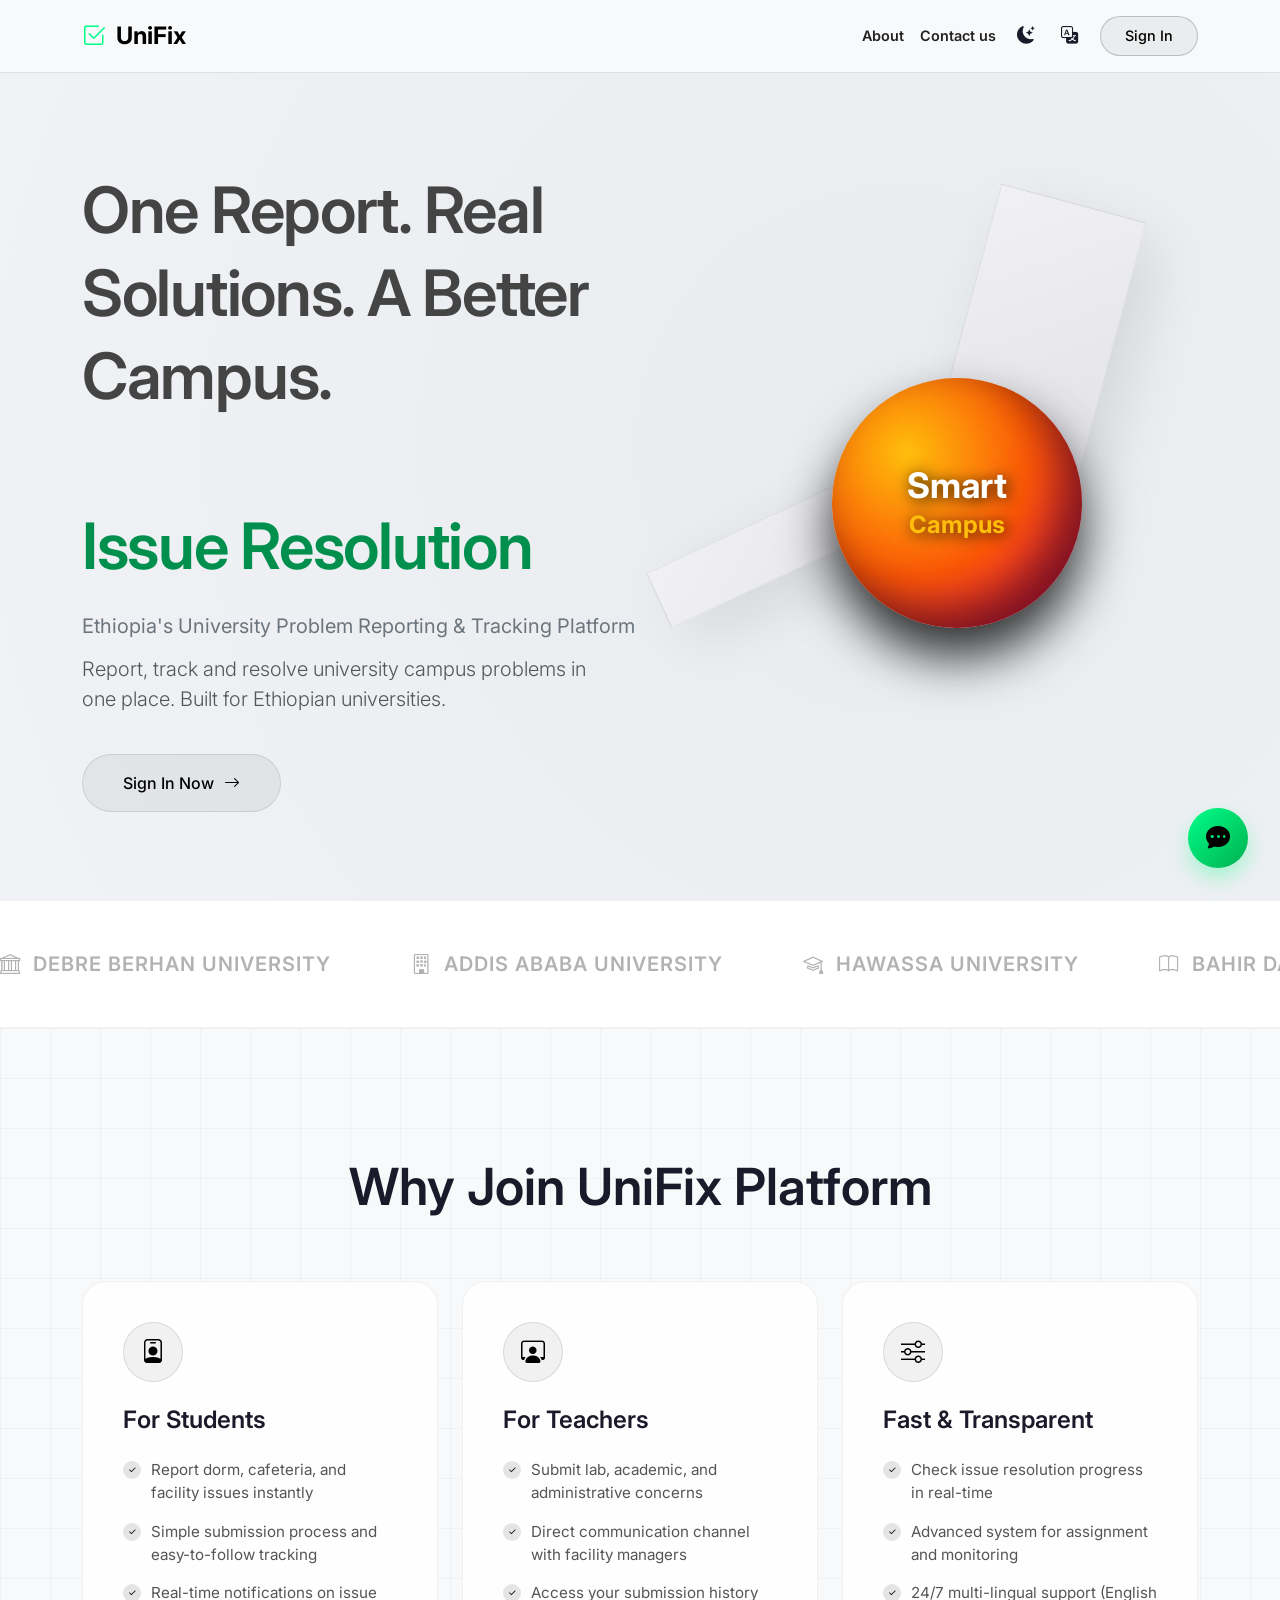
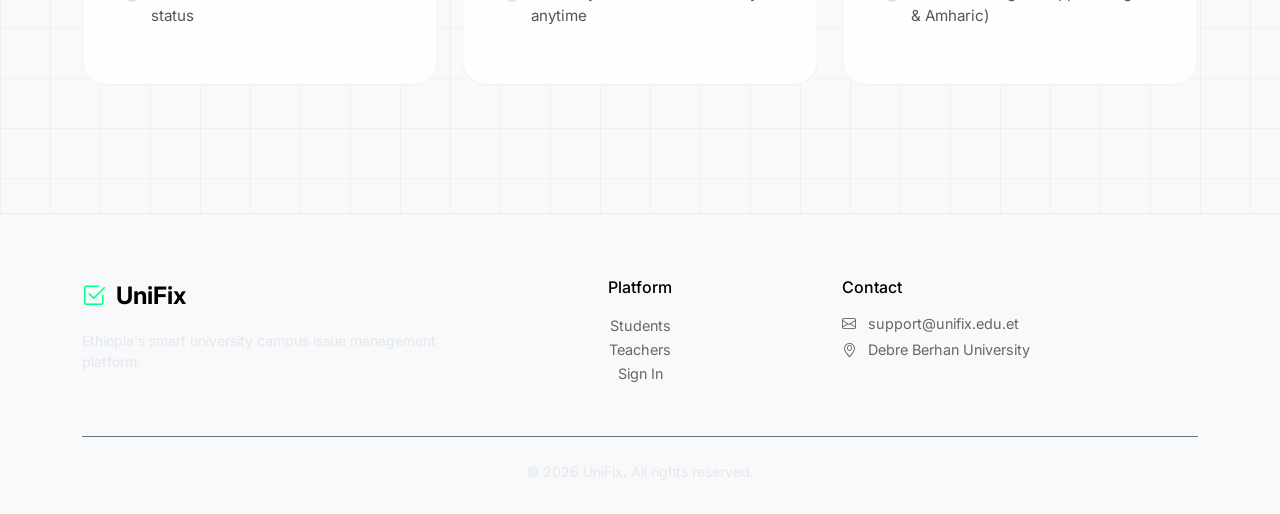
<file: index.html>
<!DOCTYPE html>
<html lang="en" data-bs-theme="dark">
<head>
    <meta charset="UTF-8">
    <meta name="viewport" content="width=device-width, initial-scale=1.0">
    <title>UniFix - University Issue Management</title>
    <meta name="description" content="UniFix - Report, track and resolve university campus problems in Ethiopia.">
    <link href="https://cdn.jsdelivr.net/npm/bootstrap@5.3.0/dist/css/bootstrap.min.css" rel="stylesheet">
    <link rel="stylesheet" href="https://cdn.jsdelivr.net/npm/bootstrap-icons@1.11.1/font/bootstrap-icons.css">
    <link href="https://fonts.googleapis.com/css2?family=Inter:wght@300;400;500;600;700&display=swap" rel="stylesheet">
    <link rel="stylesheet" href="css/style.css">
    <link rel="apple-touch-icon" sizes="180x180" href="./Img/favicon_io/apple-touch-icon.png">
    <link rel="icon" type="image/png" sizes="32x32" href="./Img/favicon_io/favicon-32x32.png">
    <script async src="https://pagead2.googlesyndication.com/pagead/js/adsbygoogle.js?client=ca-pub-8057787763038301" crossorigin="anonymous"></script>
    <style>
        body {
            font-family: 'Inter', sans-serif;
            background-color: var(--bs-body-bg, #050505);
            color: var(--bs-body-color, #ffffff);
            margin: 0;
            overflow-x: hidden;
        }

        [data-bs-theme="light"] body {
            background-color: #f0f2f5;
            color: #1a1a2a;
        }

        [data-bs-theme="light"] .site-nav {
            background: #f8f9fa !important;
            border-bottom: 1px solid rgba(0, 0, 0, 0.1) !important;
        }

        [data-bs-theme="light"] .nav-brand { color: #000 !important; }
        [data-bs-theme="light"] .nav-link { color: #222 !important; font-weight: 600; }
        [data-bs-theme="light"] .nav-link:hover { color: #00ff88 !important; }
        [data-bs-theme="light"] .btn-join {
            background: rgba(0, 0, 0, 0.05);
            color: #000;
            border-color: rgba(0, 0, 0, 0.2);
        }
        [data-bs-theme="light"] .btn-join:hover {
            background: #000;
            color: #fff;
        }

        [data-bs-theme="light"] .hero-section {
            background: radial-gradient(circle at 70% 50%, #e9ecef 0%, #f0f2f5 100%);
        }
        [data-bs-theme="light"] .block-1,
        [data-bs-theme="light"] .block-2 {
            background: linear-gradient(145deg, #f0f0f5, #e0e0e5);
            border: 1px solid rgba(0,0,0,0.05);
            box-shadow: 20px 20px 60px rgba(0,0,0,0.1);
        }
        [data-bs-theme="light"] .dust { background: rgba(0,0,0,0.2); box-shadow: 0 0 10px rgba(0,0,0,0.1); }
        [data-bs-theme="light"] .hero-title span { color: #444; }
        [data-bs-theme="light"] .hero-desc { color: #555; }

        .hero-subtitle-text {
            color: rgba(255, 255, 255, 0.6);
        }
        [data-bs-theme="light"] .hero-subtitle-text {
            color: #6c757d;
        }

        [data-bs-theme="light"] .btn-primary-custom {
            background: rgba(0, 0, 0, 0.05);
            color: #000;
            border-color: rgba(0, 0, 0, 0.1);
        }
        [data-bs-theme="light"] .btn-primary-custom:hover {
            background: #000;
            color: #fff;
            box-shadow: 0 10px 30px rgba(0,0,0,0.1);
        }

        [data-bs-theme="light"] .features-section { background-color: #f8f9fa; }
        [data-bs-theme="light"] .grid-bg {
            background-image: 
                linear-gradient(rgba(0, 0, 0, 0.03) 1px, transparent 1px),
                linear-gradient(90deg, rgba(0, 0, 0, 0.03) 1px, transparent 1px);
        }
        [data-bs-theme="light"] .feature-card {
            background: rgba(255, 255, 255, 0.8);
            border: 1px solid rgba(0, 0, 0, 0.05);
        }
        [data-bs-theme="light"] .feature-card:hover {
            background: rgba(255, 255, 255, 1);
            border-color: rgba(0, 0, 0, 0.1);
            box-shadow: 0 20px 40px rgba(0,0,0,0.05);
        }
        [data-bs-theme="light"] .feature-icon {
            background: rgba(0,0,0,0.05);
            color: #000;
            border: 1px solid rgba(0,0,0,0.1);
        }
        [data-bs-theme="light"] .feature-list li { color: #555; }
        [data-bs-theme="light"] .feature-list li::before {
            background: rgba(0,0,0,0.1);
            color: #000;
        }

        [data-bs-theme="light"] .site-footer { background: #f8f9fa; border-top: 1px solid rgba(0,0,0,0.05); }
        [data-bs-theme="light"] .footer-link { color: #666; }
        [data-bs-theme="light"] .footer-link:hover { color: #000; }
        [data-bs-theme="light"] .site-footer h6 { color: #000 !important; }

        @keyframes dropDownBounce {
            0% { opacity: 0; transform: translateY(-40px); }
            50% { opacity: 1; transform: translateY(10px); }
            75% { transform: translateY(-5px); }
            100% { opacity: 1; transform: translateY(0); }
        }
        .animate-drop-down {
            animation: dropDownBounce 1s cubic-bezier(0.28, 0.84, 0.42, 1) forwards;
            opacity: 0;
            display: inline-block;
        }

        .text-rotator {
            display: inline-flex;
            height: 1.4em;
            overflow: hidden;
            vertical-align: bottom;
        }
        .text-rotator-inner {
            display: flex;
            flex-direction: column;
            animation: slideWords 6s infinite cubic-bezier(0.68, -0.55, 0.265, 1.55);
        }
        .text-rotator-inner .word {
            display: block;
            height: 1.4em;
            line-height: 1.4em;
            color: #00ff88;
            white-space: nowrap;
        }
        [data-bs-theme="light"] .text-rotator-inner .word {
            color: #008f4c;
        }
        @keyframes slideWords {
            0%, 25% { transform: translateY(0); }
            33%, 58% { transform: translateY(-1.4em); }
            66%, 91% { transform: translateY(-2.8em); }
            100% { transform: translateY(0); }
        }

        /* Navbar Styling */
        .site-nav {
            background: rgba(5, 5, 5, 0.8);
            backdrop-filter: blur(20px);
            border-bottom: 1px solid rgba(255, 255, 255, 0.05);
            position: fixed;
            top: 0;
            width: 100%;
            z-index: 1030;
            transition: all 0.3s ease;
        }
        .nav-brand {
            font-size: 1.5rem;
            font-weight: 700;
            color: #fff !important;
            text-decoration: none;
            display: flex;
            align-items: center;
            gap: 10px;
        }
        .nav-brand i {
            color: #00ff88;
        }
        .nav-link {
            color: #a0a0a0;
            font-size: 0.9rem;
            font-weight: 500;
            transition: color 0.3s;
            text-decoration: none;
        }
        .nav-link:hover {
            color: #fff;
        }
        .btn-join {
            background: rgba(255, 255, 255, 0.1);
            color: #fff;
            border: 1px solid rgba(255, 255, 255, 0.2);
            padding: 0.5rem 1.5rem;
            border-radius: 50px;
            font-size: 0.9rem;
            font-weight: 500;
            transition: all 0.3s;
        }
        .btn-join:hover {
            background: #fff;
            color: #000;
        }

        /* Hero Section */
        .hero-section {
            min-height: 100vh;
            display: flex;
            align-items: center;
            position: relative;
            padding-top: 80px;
            background: radial-gradient(circle at 70% 50%, rgba(20, 20, 25, 1) 0%, rgba(5, 5, 5, 1) 100%);
        }

        /* 3D Object Simulation */
        .hero-graphics {
            position: absolute;
            right: 5%;
            top: 50%;
            transform: translateY(-50%);
            width: 50%;
            height: 80%;
            pointer-events: none;
            z-index: 0;
        }
        .sphere {
            position: absolute;
            width: 250px;
            height: 250px;
            background: radial-gradient(circle at 30% 30%, #ffbe0b, #fb5607, #ff006e);
            border-radius: 50%;
            top: 40%;
            left: 40%;
            box-shadow: 
                inset -20px -20px 40px rgba(0,0,0,0.5),
                0 30px 50px rgba(0,0,0,0.8);
            animation: floatAndRotateSphere 12s linear infinite;
            z-index: 2;
        }

        .block-1 {
            position: absolute;
            width: 400px;
            height: 60px;
            background: linear-gradient(145deg, #1a1a24, #0d0d14);
            top: 55%;
            left: 10%;
            transform: rotate(-25deg);
            box-shadow: 20px 20px 60px rgba(0,0,0,0.8), -1px -1px 2px rgba(255,255,255,0.05);
            border: 1px solid rgba(255,255,255,0.02);
            z-index: 1;
        }

        .block-2 {
            position: absolute;
            width: 150px;
            height: 300px;
            background: linear-gradient(145deg, #1a1a24, #0d0d14);
            top: 15%;
            left: 60%;
            transform: rotate(15deg);
            box-shadow: 20px 20px 60px rgba(0,0,0,0.8);
            border: 1px solid rgba(255,255,255,0.02);
            z-index: 0;
        }

        /* Particle Dust */
        .dust {
            position: absolute;
            width: 3px;
            height: 3px;
            background: rgba(255,255,255,0.3);
            border-radius: 50%;
            box-shadow: 0 0 10px rgba(255,255,255,0.8);
            animation: floatDust 10s linear infinite;
        }

        @keyframes floatAndRotateSphere {
            0% { transform: translateY(0) scale(1) rotate(0deg); }
            50% { transform: translateY(-20px) scale(1.02) rotate(180deg); }
            100% { transform: translateY(0) scale(1) rotate(360deg); }
        }
        @keyframes floatDust {
            0% { transform: translateY(0) translateX(0); opacity: 0; }
            50% { opacity: 1; }
            100% { transform: translateY(-100vh) translateX(50px); opacity: 0; }
        }

        [data-bs-theme="light"] .footer-link:hover { color: #000; }
        [data-bs-theme="light"] .site-footer h6 { color: #000 !important; }

        .hero-content {
            position: relative;
            z-index: 10;
            max-width: 650px;
        }
        .hero-title {
            font-size: clamp(2rem, 5vw, 4.5rem);
            font-weight: 600;
            line-height: 1.3;
            margin-bottom: 1.5rem;
            letter-spacing: -0.02em;
        }
        .hero-title span {
            color: #a0a0a0;
            display: block;
        }
        .hero-desc {
            font-size: 1.25rem;
            color: #a0a0a0;
            font-weight: 300;
            margin-bottom: 2.5rem;
            max-width: 80%;
        }
        .btn-primary-custom {
            background: rgba(255, 255, 255, 0.1);
            color: #fff;
            border: 1px solid rgba(255, 255, 255, 0.2);
            padding: 1rem 2.5rem;
            border-radius: 50px;
            font-size: 1rem;
            font-weight: 500;
            text-decoration: none;
            display: inline-flex;
            align-items: center;
            gap: 10px;
            transition: all 0.3s;
            backdrop-filter: blur(10px);
        }
        .btn-primary-custom:hover {
            background: #fff;
            color: #000;
            transform: translateY(-2px);
            box-shadow: 0 10px 30px rgba(255,255,255,0.1);
        }

        /* Features Section */
        .features-section {
            background-color: #000;
            padding: 8rem 0;
            position: relative;
        }

        .grid-bg {
            position: absolute;
            inset: 0;
            background-image: 
                linear-gradient(rgba(255, 255, 255, 0.03) 1px, transparent 1px),
                linear-gradient(90deg, rgba(255, 255, 255, 0.03) 1px, transparent 1px);
            background-size: 50px 50px;
            pointer-events: none;
            z-index: 0;
        }

        .features-title {
            font-size: clamp(2.5rem, 4vw, 3.5rem);
            font-weight: 600;
            text-align: center;
            margin-bottom: 4rem;
            position: relative;
            z-index: 1;
        }

        .feature-card {
            background: rgba(20, 20, 25, 0.6);
            border: 1px solid rgba(255, 255, 255, 0.05);
            border-radius: 24px;
            padding: 2.5rem;
            height: 100%;
            transition: all 0.4s cubic-bezier(0.165, 0.84, 0.44, 1);
            position: relative;
            overflow: hidden;
            z-index: 1;
            backdrop-filter: blur(10px);
        }

        .feature-card::before {
            content: '';
            position: absolute;
            top: 0; left: 0; right: 0; height: 1px;
            background: linear-gradient(90deg, transparent, rgba(255,255,255,0.2), transparent);
            opacity: 0;
            transition: opacity 0.4s;
        }

        .feature-card:hover {
            transform: translateY(-10px);
            background: rgba(30, 30, 35, 0.8);
            border-color: rgba(255, 255, 255, 0.1);
            box-shadow: 0 20px 40px rgba(0,0,0,0.5);
        }

        .feature-card:hover::before {
            opacity: 1;
        }

        .feature-icon {
            width: 60px;
            height: 60px;
            background: rgba(255,255,255,0.05);
            border-radius: 50%;
            display: flex;
            align-items: center;
            justify-content: center;
            font-size: 1.5rem;
            color: #fff;
            margin-bottom: 1.5rem;
            border: 1px solid rgba(255,255,255,0.1);
        }

        .feature-card h4 {
            font-size: 1.5rem;
            font-weight: 600;
            margin-bottom: 1.5rem;
        }

        .feature-list {
            list-style: none;
            padding: 0;
            margin: 0;
        }

        .feature-list li {
            position: relative;
            padding-left: 28px;
            margin-bottom: 1rem;
            color: #a0a0a0;
            font-size: 0.95rem;
            line-height: 1.5;
        }

        .feature-list li::before {
            content: '✓';
            position: absolute;
            left: 0;
            top: 2px;
            width: 18px;
            height: 18px;
            background: rgba(255,255,255,0.1);
            border-radius: 50%;
            display: flex;
            align-items: center;
            justify-content: center;
            font-size: 0.6rem;
            color: #fff;
        }

        /* Footer */
        .site-footer {
            background: #050505;
            border-top: 1px solid rgba(255,255,255,0.05);
            padding: 4rem 0 2rem;
            position: relative;
            z-index: 1;
        }
        .footer-brand i {
            color: #00ff88;
        }
        .footer-link {
            color: #888;
            text-decoration: none;
            transition: color 0.3s;
            font-size: 0.9rem;
        }
        .footer-link:hover {
            color: #fff;
        }

        /* Utility Bar overrides for dark mode */
        .utility-bar {
            position: fixed;
            bottom: 2rem;
            right: 2rem;
            z-index: 1050;
            display: flex;
            flex-direction: column;
            gap: 10px;
        }
        .utility-btn {
            width: 50px;
            height: 50px;
            border-radius: 50%;
            background: rgba(255,255,255,0.1);
            color: #fff;
            border: 1px solid rgba(255,255,255,0.2);
            display: flex;
            align-items: center;
            justify-content: center;
            font-size: 1.2rem;
            transition: all 0.3s;
            backdrop-filter: blur(10px);
            cursor: pointer;
        }
        .utility-btn:hover {
            background: #fff;
            color: #000;
        }

        /* Modal dark styling */
        .modal-content {
            background: #111;
            border: 1px solid rgba(255,255,255,0.1);
            border-radius: 20px;
        }
        .modal-header {
            border-bottom: 1px solid rgba(255,255,255,0.05);
        }
        .form-control {
            background: rgba(255,255,255,0.05);
            border: 1px solid rgba(255,255,255,0.1);
            color: #fff;
        }
        .form-control:focus {
            background: rgba(255,255,255,0.1);
            border-color: rgba(255,255,255,0.3);
            color: #fff;
            box-shadow: none;
        }
        .input-group-text {
            background: rgba(255,255,255,0.05);
            border: 1px solid rgba(255,255,255,0.1);
            color: #a0a0a0;
        }

        .nav-icon-btn {
            background: transparent;
            border: none;
            color: inherit;
            font-size: 1.1rem;
            display: flex;
            align-items: center;
            justify-content: center;
            cursor: pointer;
            padding: 0 5px;
            transition: color 0.3s;
        }
        .nav-icon-btn:hover {
            color: #00ff88;
        }
        [data-bs-theme="light"] .nav-icon-btn:hover {
            color: #000;
        }

        /* Partner Logos Marquee */
        .partners-section {
            background-color: #000;
            padding: 3rem 0;
            overflow: hidden;
            border-top: 1px solid rgba(255,255,255,0.05);
            border-bottom: 1px solid rgba(255,255,255,0.05);
            position: relative;
        }
        [data-bs-theme="light"] .partners-section {
            background-color: #fff;
            border-color: rgba(0,0,0,0.05);
        }
        .partners-track {
            display: flex;
            align-items: center;
            gap: 5rem;
            width: max-content;
            animation: scrollLogos 35s linear infinite;
        }
        .partner-logo {
            font-size: 1.25rem;
            font-weight: 600;
            color: rgba(255,255,255,0.3);
            text-transform: uppercase;
            letter-spacing: 1px;
            display: flex;
            align-items: center;
            gap: 0.75rem;
            filter: grayscale(100%);
            transition: color 0.3s, filter 0.3s;
        }
        .partner-logo:hover {
            color: rgba(255,255,255,0.8);
            filter: grayscale(0%);
        }
        [data-bs-theme="light"] .partner-logo {
            color: rgba(0,0,0,0.3);
        }
        [data-bs-theme="light"] .partner-logo:hover {
            color: rgba(0,0,0,0.8);
        }
        @keyframes scrollLogos {
            0% { transform: translateX(0); }
            100% { transform: translateX(-50%); }
        }

        /* Floating Help Button */
        .help-btn {
            position: fixed;
            bottom: 2rem;
            right: 2rem;
            width: 60px;
            height: 60px;
            border-radius: 50%;
            background: linear-gradient(135deg, #00ff88 0%, #00b050 100%);
            color: #000;
            border: none;
            display: flex;
            align-items: center;
            justify-content: center;
            font-size: 1.5rem;
            box-shadow: 0 10px 20px rgba(0, 255, 136, 0.3);
            cursor: pointer;
            z-index: 1050;
            transition: transform 0.3s, box-shadow 0.3s;
        }
        .help-btn:hover {
            transform: translateY(-5px) scale(1.05);
            box-shadow: 0 15px 25px rgba(0, 255, 136, 0.4);
            color: #000;
        }

        /* Mobile Responsiveness */
        @media (max-width: 768px) {
            .hero-section {
                padding-top: 100px;
                min-height: auto;
                padding-bottom: 3rem;
            }
            .hero-title {
                font-size: 2rem;
            }
            .hero-desc {
                font-size: 1rem;
                max-width: 100%;
            }
            .features-section {
                padding: 4rem 0;
            }
            .features-title {
                font-size: 2rem;
                margin-bottom: 2rem;
            }
            .partners-section {
                padding: 2rem 0;
            }
            .partners-track {
                gap: 2.5rem;
            }
            .partner-logo {
                font-size: 1rem;
            }
            .help-btn {
                width: 50px;
                height: 50px;
                bottom: 1rem;
                right: 1rem;
                font-size: 1.25rem;
            }
        }
    </style>
</head>
<body data-bs-theme="dark">

    <div id="liveClock" class="d-none">00:00</div> 

    <div id="toastContainer" class="toast-container position-fixed top-0 end-0 p-3" style="margin-top:80px; z-index: 1100;"></div>

    <nav class="site-nav">
        <div class="container d-flex align-items-center justify-content-between py-3">
            <a href="#home" class="nav-brand">
                <i class="bi bi-check2-square"></i> UniFix
            </a>

            <div class="d-flex align-items-center gap-3">
                <a href="#about" class="nav-link d-none d-md-block" data-i18n="navAbout">About Us</a>
                <a href="#contact" class="nav-link d-none d-sm-block" data-i18n="navContact">Contact us</a>
                <button class="nav-icon-btn" onclick="if(window.System)System.toggleTheme()" title="Toggle Theme">
                    <i id="themeIcon" class="bi bi-moon-stars-fill"></i>
                </button>
                <button class="nav-icon-btn" onclick="if(window.System)System.toggleLanguage()" title="Toggle Language">
                    <i class="bi bi-translate"></i>
                </button>
                <button class="btn-join" data-bs-toggle="modal" data-bs-target="#loginModal" data-i18n="navSignIn">Sign In</button>
            </div>
        </div>
    </nav>

    <section id="home" class="hero-section">

        <div class="hero-graphics d-none d-lg-block" id="graphicsContainer">
            <div class="block-1"></div>
            <div class="block-2"></div>
            <div class="sphere d-flex align-items-center justify-content-center text-center">
                <div class="sphere-text fw-bold text-white lh-1" style="text-shadow: 2px 2px 15px rgba(0,0,0,0.9); font-size: 2.2rem; transform: translateZ(50px);">
                    <span data-i18n="sphereText1">Smart</span><br>
                    <span data-i18n="sphereText2" style="font-size: 1.5rem; color: #ffbe0b;">Campus</span>
                </div>
            </div>

        </div>

        <div class="container">
            <div class="hero-content">
                <h1 class="hero-title animate-drop-down">
                    <span data-i18n="heroTagline">One Report. Real Solutions. A Better Campus.</span><br>
                    <span class="text-rotator">
                        <span class="text-rotator-inner">
                            <span class="word" data-i18n="heroRotator1">Live Tracking</span>
                            <span class="word" data-i18n="heroRotator2">Issue Resolution</span>
                            <span class="word" data-i18n="heroRotator3">Maintenance Operations</span>
                        </span>
                    </span>
                </h1>
                <h5 class="animate-drop-down hero-subtitle-text mb-3 fw-normal" style="animation-delay: 0.1s" data-i18n="heroMotto">Ethiopia's University Problem Reporting & Tracking Platform</h5>
                <div class="animate-drop-down" style="animation-delay: 0.2s">
                    <p class="hero-desc" data-i18n="heroDesc">
                        Report, track and resolve university campus problems in one centralized, intelligent platform. Built for Ethiopian universities.
                    </p>
                </div>
                <div class="d-flex gap-3 animate-drop-down" style="animation-delay: 0.4s">
                    <button class="btn-primary-custom" data-bs-toggle="modal" data-bs-target="#loginModal">
                        <span data-i18n="heroCtaSignIn">Sign In</span> <i class="bi bi-arrow-right"></i>
                    </button>
                </div>
            </div>
        </div>
    </section>

    <section class="partners-section">
        <div class="partners-track">

            <div class="partner-logo"><i class="bi bi-bank"></i> Debre Berhan University</div>
            <div class="partner-logo"><i class="bi bi-building"></i> Addis Ababa University</div>
            <div class="partner-logo"><i class="bi bi-mortarboard"></i> Hawassa University</div>
            <div class="partner-logo"><i class="bi bi-book"></i> Bahir Dar University</div>
            <div class="partner-logo"><i class="bi bi-journal-bookmark"></i> Mekelle University</div>

            <div class="partner-logo"><i class="bi bi-bank"></i> Debre Berhan University</div>
            <div class="partner-logo"><i class="bi bi-building"></i> Addis Ababa University</div>
            <div class="partner-logo"><i class="bi bi-mortarboard"></i> Hawassa University</div>
            <div class="partner-logo"><i class="bi bi-book"></i> Bahir Dar University</div>
            <div class="partner-logo"><i class="bi bi-journal-bookmark"></i> Mekelle University</div>
        </div>
    </section>

    <section id="about" class="features-section">
        <div class="grid-bg"></div>
        <div class="container">
            <h2 class="features-title" data-i18n="whyJoinTitle">Why Join UniFix<br>Platform</h2>

            <div class="row g-4">

                <div class="col-lg-4 col-md-6">
                    <div class="feature-card">
                        <div class="feature-icon">
                            <i class="bi bi-person-badge"></i>
                        </div>
                        <h4 data-i18n="aboutCard1Title">For Students</h4>
                        <ul class="feature-list">
                            <li data-i18n="featureStudent1">Report dorm, cafeteria, and facility issues instantly</li>
                            <li data-i18n="featureStudent2">Simple submission process and easy-to-follow tracking</li>
                            <li data-i18n="featureStudent3">Real-time notifications on issue status</li>
                        </ul>
                    </div>
                </div>

                <div class="col-lg-4 col-md-6">
                    <div class="feature-card">
                        <div class="feature-icon">
                            <i class="bi bi-person-workspace"></i>
                        </div>
                        <h4 data-i18n="aboutCard2Title">For Teachers</h4>
                        <ul class="feature-list">
                            <li data-i18n="featureTeacher1">Submit lab, academic, and administrative concerns</li>
                            <li data-i18n="featureTeacher2">Direct communication channel with facility managers</li>
                            <li data-i18n="featureTeacher3">Access your submission history anytime</li>
                        </ul>
                    </div>
                </div>

                <div class="col-lg-4 col-md-6">
                    <div class="feature-card">
                        <div class="feature-icon">
                            <i class="bi bi-sliders"></i>
                        </div>
                        <h4 data-i18n="aboutCard3Title">Extensive Dashboard</h4>
                        <ul class="feature-list">
                            <li data-i18n="featureSystem1">Check issue resolution progress in real-time</li>
                            <li data-i18n="featureSystem2">Advanced system for assignment and monitoring</li>
                            <li data-i18n="featureSystem3">24/7 multi-lingual support (English & Amharic)</li>
                        </ul>
                    </div>
                </div>
            </div>
        </div>
    </section>

    <footer class="site-footer" id="contact">
        <div class="container">
            <div class="row g-4 mb-5">
                <div class="col-md-4">
                    <a href="#" class="nav-brand mb-3 d-inline-flex">
                        <i class="bi bi-check2-square"></i> UniFix
                    </a>
                    <p class="text-muted small pr-4" data-i18n="footerDesc">
                        Ethiopia's smart university campus issue management platform, designed to bring transparency and efficiency to campus maintenance.
                    </p>
                </div>
                <div class="col-md-4 text-center">
                    <h6 class="text-white mb-3" data-i18n="footerPlatform">Platform</h6>
                    <a href="register_student.html" class="footer-link" data-i18n="footerStudents">Students</a><br>
                    <a href="register_teacher.html" class="footer-link" data-i18n="footerTeachers">Teachers</a><br>
                    <a href="#" class="footer-link" data-bs-toggle="modal" data-bs-target="#loginModal" data-i18n="footerSignIn">Sign In</a>
                </div>
                <div class="col-md-4">
                    <h6 class="text-white mb-3">Contact</h6>
                    <p class="footer-link mb-1"><i class="bi bi-envelope me-2"></i> support@unifix.edu.et</p>
                    <p class="footer-link mb-1"><i class="bi bi-geo-alt me-2"></i> Debre Berhan University</p>
                </div>
            </div>
            <div class="border-top border-secondary pt-4 mt-4 d-flex justify-content-center align-items-center flex-wrap text-center">
                <p class="text-muted small mb-0">&copy; 2026 UniFix. <span data-i18n="footerRights">All rights reserved.</span></p>
            </div>
        </div>
    </footer>

    <div class="modal fade" id="loginModal" tabindex="-1">
        <div class="modal-dialog modal-dialog-centered" style="max-width:400px">
            <div class="modal-content shadow-lg">
                <div class="modal-header border-bottom-0 pb-0 pt-4 px-4 position-relative">
                    <button type="button" class="btn-close position-absolute top-0 end-0 m-3" data-bs-dismiss="modal"></button>
                    <div>
                        <h4 class="fw-bold mb-1" data-i18n="loginWelcome">Welcome Back</h4>
                        <p class="text-muted small" data-i18n="loginWelcomeDesc">Sign in to your account</p>
                    </div>
                </div>
                <div class="modal-body p-4">
                    <form id="loginForm">
                        <div class="mb-3">
                            <label class="form-label text-muted small text-uppercase fw-semibold" data-i18n="lblUsername">Username</label>
                            <div class="input-group">
                                <span class="input-group-text border-end-0"><i class="bi bi-person"></i></span>
                                <input type="text" id="username" class="form-control border-start-0 ps-0" placeholder="Enter username" required>
                            </div>
                        </div>
                        <div class="mb-4">
                            <label class="form-label text-muted small text-uppercase fw-semibold" data-i18n="lblPassword">Password</label>
                            <div class="input-group">
                                <span class="input-group-text border-end-0"><i class="bi bi-lock"></i></span>
                                <input type="password" id="password" class="form-control border-start-0 ps-0" placeholder="Enter password" required>
                                <button class="btn btn-outline-secondary border-start-0" type="button" onclick="togglePwd()"><i class="bi bi-eye" id="eyeIcon"></i></button>
                            </div>
                        </div>
                        <button type="submit" id="loginBtn" class="btn btn-light w-100 py-2 fw-semibold mb-3" data-i18n="loginBtn">Sign In</button>

                        <div class="text-center">
                            <a href="#" class="text-muted small text-decoration-none" onclick="showForgot(true);return false">Forgot Password?</a>
                        </div>
                    </form>

                    <div id="forgotPanel" class="d-none">
                        <h6 class="fw-bold mb-2">Reset Password</h6>
                        <p class="text-muted small mb-3">Enter username to receive a reset link.</p>
                        <div class="mb-3">
                            <input type="text" id="forgotUsername" class="form-control" placeholder="Your username">
                        </div>
                        <div id="forgotMsg" class="alert d-none small py-2 mb-3"></div>
                        <button id="forgotBtn" class="btn btn-light w-100 py-2 fw-semibold mb-2" onclick="submitForgot()">Send Reset Link</button>
                        <button class="btn btn-link text-muted w-100 text-decoration-none small" onclick="showForgot(false)">Back to Login</button>
                    </div>
                </div>
                <div class="modal-footer justify-content-center border-top-0 pt-0 pb-4">
                    <p class="text-muted small mb-0" data-i18n="noAccount">Don't have an account?</p>
                    <div class="d-flex gap-2 w-100 mt-2">
                        <a href="register_student.html" class="btn btn-outline-light btn-sm flex-grow-1" data-i18n="registerStudent">Student</a>
                        <a href="register_teacher.html" class="btn btn-outline-light btn-sm flex-grow-1" data-i18n="registerTeacher">Teacher</a>
                    </div>
                </div>
            </div>
        </div>
    </div>

    <div class="modal fade" id="helpModal" tabindex="-1">
        <div class="modal-dialog modal-dialog-centered" style="max-width:400px">
            <div class="modal-content shadow-lg">
                <div class="modal-header border-bottom-0 pb-0 pt-4 px-4 position-relative">
                    <button type="button" class="btn-close position-absolute top-0 end-0 m-3" data-bs-dismiss="modal"></button>
                    <div>
                        <h4 class="fw-bold mb-1" data-i18n="helpTitle">Need Help?</h4>
                        <p class="text-muted small" data-i18n="helpDesc">We're here to assist you.</p>
                    </div>
                </div>
                <div class="modal-body p-4">
                    <form id="helpForm" onsubmit="
                        event.preventDefault(); 
                        const btn = this.querySelector('button[type=\'submit\']');
                        const originalText = btn.innerHTML;
                        btn.disabled = true;
                        btn.innerHTML = 'Sending...';
                        fetch('send_help.php', {
                            method: 'POST',
                            headers: {'Content-Type': 'application/json'},
                            body: JSON.stringify({
                                name: this.querySelectorAll('.form-control')[0].value,
                                email: this.querySelectorAll('.form-control')[1].value,
                                message: this.querySelectorAll('.form-control')[2].value
                            })
                        }).then(r => r.json()).then(data => {
                            if(window.System && window.System.showToast) {
                                window.System.showToast('Message sent successfully! Our support team will respond shortly.', 'success');
                            }
                            document.getElementById('helpModal').querySelector('.btn-close').click();
                            this.reset();
                        }).catch(e => {
                            if(window.System && window.System.showToast) {
                                window.System.showToast('Failed to send message. Please try again.', 'danger');
                            }
                        }).finally(() => {
                            btn.disabled = false;
                            btn.innerHTML = originalText;
                        });
                    ">
                        <div class="mb-3">
                            <label class="form-label text-muted small text-uppercase fw-semibold" data-i18n="helpName">Name</label>
                            <input type="text" class="form-control" placeholder="Your Name" required>
                        </div>
                        <div class="mb-3">
                            <label class="form-label text-muted small text-uppercase fw-semibold" data-i18n="helpEmail">Email</label>
                            <input type="email" class="form-control" placeholder="Your Email Address" required>
                        </div>
                        <div class="mb-4">
                            <label class="form-label text-muted small text-uppercase fw-semibold" data-i18n="helpMessage">Message</label>
                            <textarea class="form-control" rows="4" placeholder="How can we help you?" required></textarea>
                        </div>
                        <button type="submit" class="btn btn-light w-100 py-2 fw-semibold" data-i18n="helpSend">Send Message</button>
                    </form>

                    <hr class="my-4 border-secondary" style="opacity: 0.1;">
                    <h6 class="fw-bold mb-3 text-center" data-i18n="helpFaq">Quick FAQ</h6>
                    <div class="d-flex flex-column gap-3">
                        <div>
                            <p class="mb-1 fw-semibold small" style="color: var(--bs-body-color);">How do I reset my password?</p>
                            <p class="mb-0 text-muted small" style="font-size: 0.85rem">Click "Forgot Password?" on the sign-in screen and enter your username.</p>
                        </div>
                    </div>
                </div>
            </div>
        </div>
    </div>

    <button class="help-btn" data-bs-toggle="modal" data-bs-target="#helpModal" title="Need Help?">
        <i class="bi bi-chat-dots-fill"></i>
    </button>

    <script src="https://cdn.jsdelivr.net/npm/bootstrap@5.3.0/dist/js/bootstrap.bundle.min.js"></script>
    <script type="module" src="js/main.js?v=2"></script>
    <script>
        // Navbar scroll effect
        window.addEventListener('scroll', () => {
            const nav = document.querySelector('.site-nav');
            if (window.scrollY > 50) {
                nav.style.padding = '5px 0';
                nav.style.background = 'rgba(5, 5, 5, 0.95)';
            } else {
                nav.style.padding = '0';
                nav.style.background = 'rgba(5, 5, 5, 0.8)';
            }
        });

        // Login Logic
        function togglePwd(){
            const i=document.getElementById('password'),c=document.getElementById('eyeIcon');
            if(i.type==='password'){i.type='text';c.classList.replace('bi-eye','bi-eye-slash')}
            else{i.type='password';c.classList.replace('bi-eye-slash','bi-eye')}
        }
        function showForgot(s){
            document.getElementById('loginForm').classList.toggle('d-none',s);
            document.getElementById('forgotPanel').classList.toggle('d-none',!s);
            if(s)document.getElementById('forgotUsername').focus();
        }
        window.addEventListener('load',()=>{
            const t=setInterval(()=>{
                if(window.System){
                    clearInterval(t);
                    if(window.System.currentUser)redirectUser(window.System.currentUser.role);
                }
            },100);

            document.getElementById('loginForm').addEventListener('submit',async function(e){
                e.preventDefault();
                const b=document.getElementById('loginBtn'),o=b.innerHTML;
                b.disabled=true;
                b.innerHTML='<span class="spinner-border spinner-border-sm me-2"></span>...';
                if(!window.System){alert('Loading... please wait.');b.disabled=false;b.innerHTML=o;return}
                const r=await System.login(document.getElementById('username').value.trim(),document.getElementById('password').value);
                if(r.success){
                    b.classList.replace('btn-light','btn-success');
                    b.innerHTML='Success!';
                    setTimeout(()=>redirectUser(r.role),500);
                }else{
                    System.showToast(r.message,'danger');
                    b.disabled=false;b.classList.replace('btn-success','btn-light');b.innerHTML=o;
                }
            });
        });

        document.addEventListener('keydown',e=>{
            if(e.key==='Enter'&&!document.getElementById('forgotPanel').classList.contains('d-none'))submitForgot();
        });

        async function submitForgot(){
            const u=document.getElementById('forgotUsername').value.trim();
            const m=document.getElementById('forgotMsg'),b=document.getElementById('forgotBtn');
            if(b.disabled)return;
            m.classList.remove('d-none');
            if(!u){m.textContent='Enter username';m.className='alert alert-warning small py-2 mb-3';return}

            const origText = b.innerText;
            b.disabled = true;
            b.innerText = 'Sending...';
            try{
                const res=await(await fetch('forgot_password.php',{method:'POST',headers:{'Content-Type':'application/json'},body:JSON.stringify({username:u})})).json();
                m.textContent=res.message;
                m.className=res.success?'alert alert-success small py-2 mb-3':'alert alert-danger small py-2 mb-3';
                if(res.success) b.innerText='Sent';
                else { b.disabled = false; b.innerText = origText; }
            }catch(err){
                m.textContent='Error: '+err.message;
                m.className='alert alert-danger small py-2 mb-3';
                b.disabled = false; b.innerText = origText;
            }
        }
        function redirectUser(r){const m={Student:'student_dashboard.html',Teacher:'teacher_dashboard.html',Admin:'admin_dashboard.html',Solver:'solver_dashboard.html'};if(m[r])window.location.href=m[r]}
    </script>
</body>
</html>
</file>
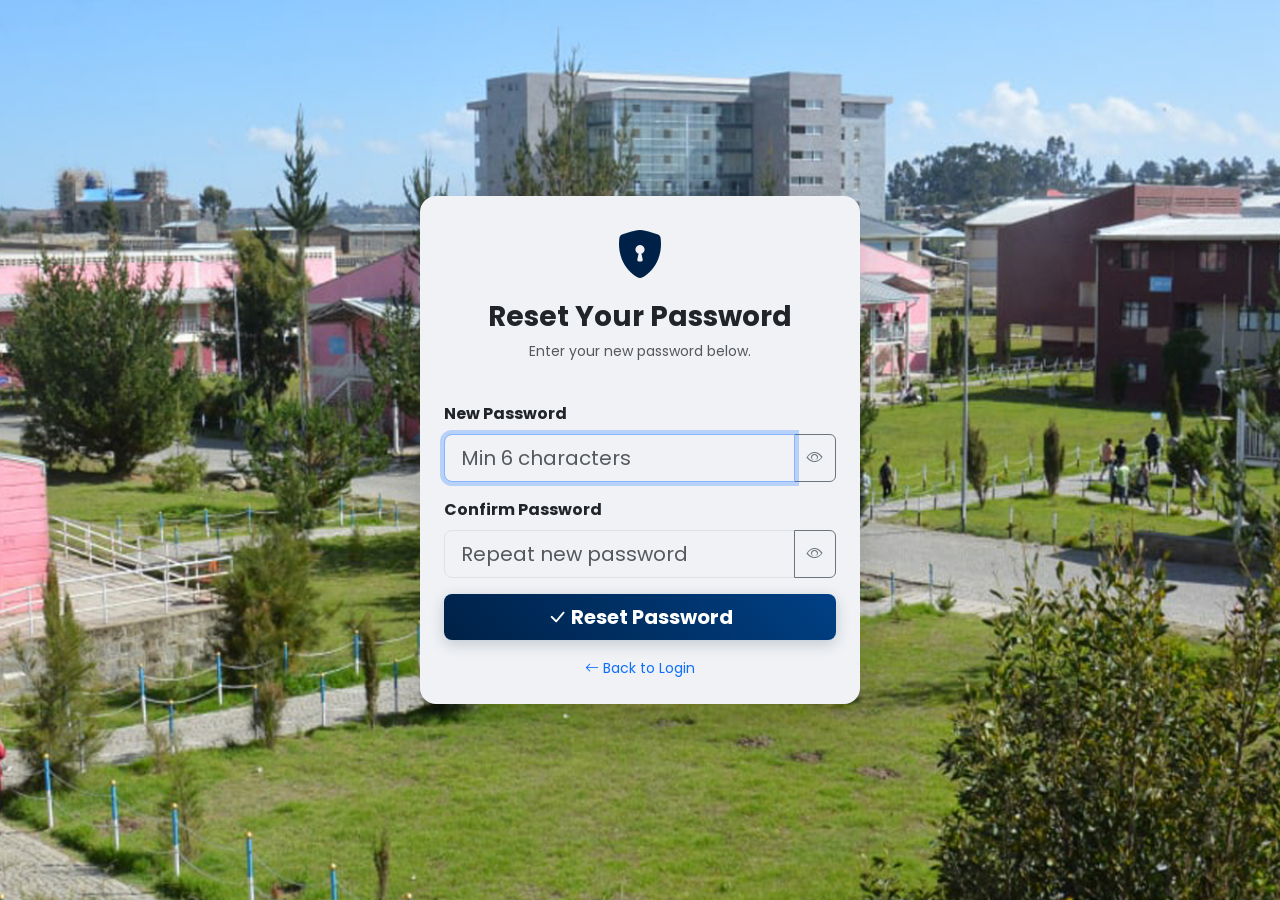
<file: reset_password.html>
<!DOCTYPE html>
<html lang="en" data-bs-theme="light">
<head>
    <meta charset="UTF-8">
    <meta name="viewport" content="width=device-width, initial-scale=1.0">
    <title>UniFix - Reset Password</title>
    <link href="https://cdn.jsdelivr.net/npm/bootstrap@5.3.0/dist/css/bootstrap.min.css" rel="stylesheet">
    <link rel="stylesheet" href="https://cdn.jsdelivr.net/npm/bootstrap-icons@1.11.1/font/bootstrap-icons.css">
    <link rel="stylesheet" href="css/style.css">
    <link rel="icon" type="image/png" sizes="32x32" href="./Img/favicon_io/favicon-32x32.png">
    <style>
        body { min-height: 100vh; display: flex; align-items: center; justify-content: center; }
        .reset-card { max-width: 440px; width: 100%; }
    </style>
</head>
<body class="bg-university d-flex flex-column min-vh-100">
    <div class="reset-card card shadow-lg border-0 rounded-4 p-4">
        <div class="text-center mb-4">
            <i class="bi bi-shield-lock-fill text-primary" style="font-size:3rem;"></i>
            <h3 class="fw-bold mt-2">Reset Your Password</h3>
            <p class="text-muted small">Enter your new password below.</p>
        </div>

        <div id="resetForm">
            <div class="mb-3">
                <label class="form-label fw-bold">New Password</label>
                <div class="input-group">
                    <input type="password" id="newPass" class="form-control form-control-lg" placeholder="Min 6 characters" autofocus>
                    <button class="btn btn-outline-secondary" type="button" onclick="togglePass('newPass', this)"><i class="bi bi-eye"></i></button>
                </div>
            </div>
            <div class="mb-3">
                <label class="form-label fw-bold">Confirm Password</label>
                <div class="input-group">
                    <input type="password" id="confirmPass" class="form-control form-control-lg" placeholder="Repeat new password">
                    <button class="btn btn-outline-secondary" type="button" onclick="togglePass('confirmPass', this)"><i class="bi bi-eye"></i></button>
                </div>
            </div>
            <div id="resetError" class="alert alert-danger d-none small"></div>
            <div id="resetSuccess" class="alert alert-success d-none small"></div>
            <button id="resetBtn" class="btn btn-primary w-100 btn-lg fw-bold" onclick="submitReset()">
                <i class="bi bi-check-lg me-1"></i>Reset Password
            </button>
        </div>

        <div class="text-center mt-3">
            <a href="index.html" class="text-decoration-none small"><i class="bi bi-arrow-left me-1"></i>Back to Login</a>
        </div>
    </div>

    <script>
        function togglePass(id, btn) {
            const input = document.getElementById(id);
            const icon = btn.querySelector('i');
            if (input.type === 'password') {
                input.type = 'text';
                icon.classList.replace('bi-eye', 'bi-eye-slash');
            } else {
                input.type = 'password';
                icon.classList.replace('bi-eye-slash', 'bi-eye');
            }
        }

        async function submitReset() {
            const params = new URLSearchParams(window.location.search);
            const token = params.get('token');
            const nw = document.getElementById('newPass').value;
            const cf = document.getElementById('confirmPass').value;
            const errEl = document.getElementById('resetError');
            const sucEl = document.getElementById('resetSuccess');
            const btn = document.getElementById('resetBtn');
            
            if (btn.disabled) return; // Anti-spam

            const originalBtnHtml = btn.innerHTML;

            errEl.classList.add('d-none');
            sucEl.classList.add('d-none');

            if (!token) { errEl.textContent = 'Invalid reset link — no token found.'; errEl.classList.remove('d-none'); return; }
            if (!nw || !cf) { errEl.textContent = 'Both fields are required.'; errEl.classList.remove('d-none'); return; }
            if (nw.length < 6) { errEl.textContent = 'Password must be at least 6 characters.'; errEl.classList.remove('d-none'); return; }
            if (nw !== cf) { errEl.textContent = 'Passwords do not match.'; errEl.classList.remove('d-none'); return; }

            btn.disabled = true;
            btn.innerHTML = '<span class="spinner-border spinner-border-sm me-2"></span>Resetting...';

            try {
                const res = await fetch('reset_password_api.php', {
                    method: 'POST',
                    headers: { 'Content-Type': 'application/json' },
                    body: JSON.stringify({ token, newPassword: nw })
                });
                const data = await res.json();
                if (data.success) {
                    sucEl.textContent = data.message;
                    sucEl.classList.remove('d-none');
                    document.getElementById('resetForm').querySelectorAll('input, button').forEach(e => e.disabled = true);
                    setTimeout(() => window.location.href = 'index.html', 3000);
                } else {
                    errEl.textContent = data.message;
                    errEl.classList.remove('d-none');
                    btn.disabled = false;
                    btn.innerHTML = originalBtnHtml;
                }
            } catch (e) {
                errEl.textContent = 'Network error. Please try again.';
                errEl.classList.remove('d-none');
                btn.disabled = false;
                btn.innerHTML = originalBtnHtml;
            }
        }

        // Allow Enter key
        document.addEventListener('keydown', e => { 
            if (e.key === 'Enter') {
                const btn = document.getElementById('resetBtn');
                if (!btn.disabled) submitReset(); 
            }
        });
    </script>
</body>
</html>
</file>
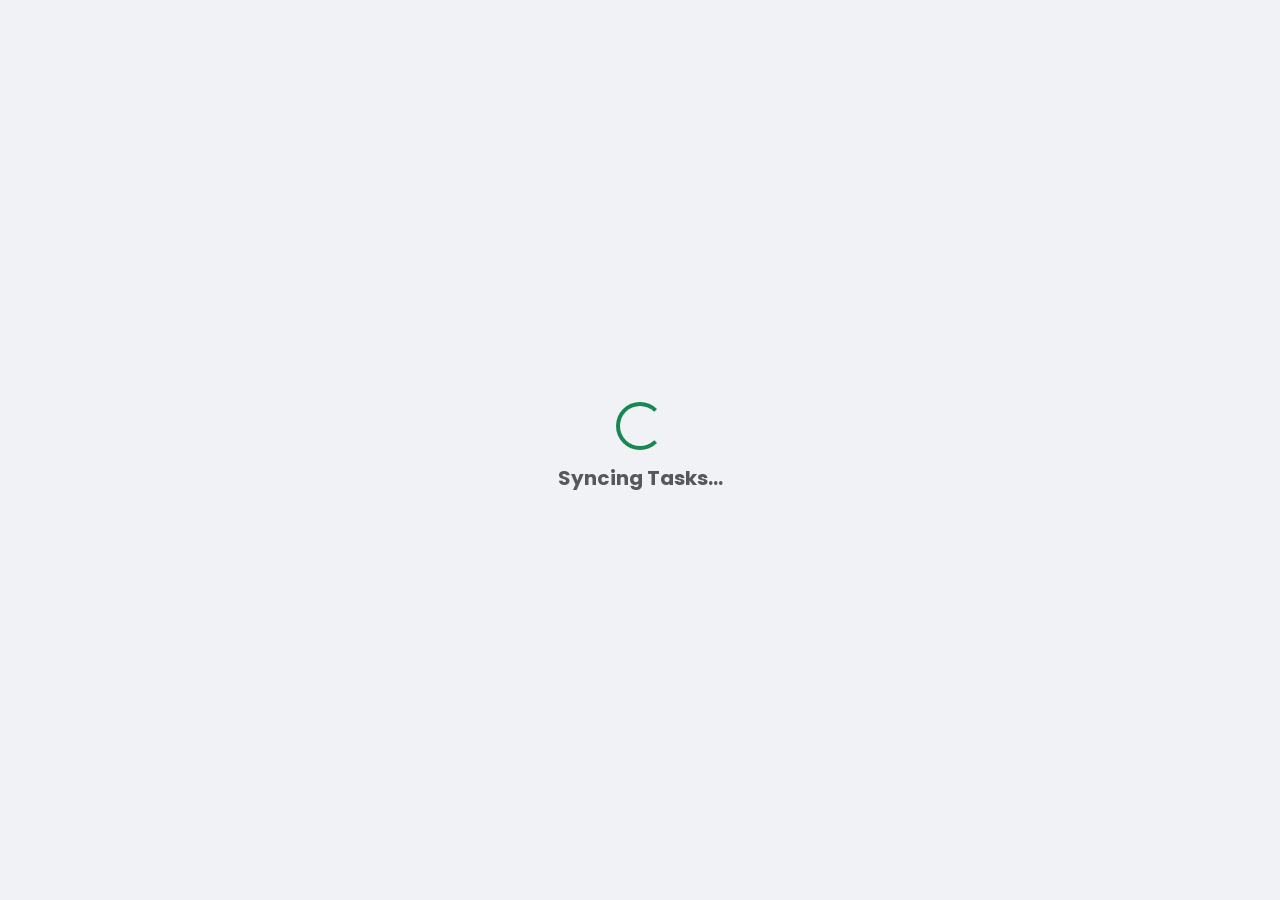
<file: solver_dashboard.html>
<!DOCTYPE html>
<html lang="en" data-bs-theme="light">
<head>
    <meta charset="UTF-8">
    <meta name="viewport" content="width=device-width, initial-scale=1.0">
    <title>UniFix - Staff Dashboard</title>
    <link href="https://cdn.jsdelivr.net/npm/bootstrap@5.3.0/dist/css/bootstrap.min.css" rel="stylesheet">
    <link rel="stylesheet" href="css/style.css">
    <link rel="stylesheet" href="https://cdn.jsdelivr.net/npm/bootstrap-icons@1.11.1/font/bootstrap-icons.css">
    <link rel="apple-touch-icon" sizes="180x180" href="./Img/favicon_io/apple-touch-icon.png">
    <link rel="icon" type="image/png" sizes="32x32" href="./Img/favicon_io/favicon-32x32.png">
    <link rel="icon" type="image/png" sizes="16x16" href="./Img/favicon_io/favicon-16x16.png">
    <link rel="manifest" href="./Img/favicon_io/site.webmanifest">
    <style>

        .detail-box {
            background-color: var(--bs-secondary-bg);
            border-left: 4px solid var(--bs-success);
            padding: 12px;
            border-radius: 6px;
            font-size: 0.85rem;
            margin-top: 10px;
            box-shadow: inset 0 1px 3px rgba(0,0,0,0.1);
        }
        .detail-item {
            display: flex;
            margin-bottom: 4px;
            border-bottom: 1px solid rgba(0,0,0,0.05);
            padding-bottom: 2px;
        }
        .detail-item:last-child { border-bottom: none; }
        .detail-label {
            font-weight: 700;
            color: var(--bs-success);
            min-width: 100px;
            text-transform: uppercase;
            font-size: 0.75rem;
        }
        .detail-value { color: var(--bs-body-color); flex-grow: 1; }

        #pageLoader {
            position: fixed; top: 0; left: 0; width: 100%; height: 100%;
            background: var(--bs-body-bg); z-index: 9999;
            display: flex; justify-content: center; align-items: center;
            flex-direction: column; transition: opacity 0.5s;
        }

        [data-bs-theme="light"] .nav-pills .nav-link:not(.active) {
            background-color: #f8f9fa !important; 
            color: #212529 !important; 
            border: 1px solid #dee2e6;
            font-weight: 600;
            margin-bottom: 5px;
        }
        [data-bs-theme="dark"] .nav-pills .nav-link:not(.active) {
            background-color: #343a40 !important; 
            color: #f8f9fa !important; 
            border: 1px solid #495057;
            font-weight: 600;
            margin-bottom: 5px;
        }
        .nav-pills .nav-link.active {
            background-color: #198754 !important; 
            color: #ffffff !important;
            font-weight: 700;
            border: none;
            box-shadow: 0 4px 6px rgba(0,0,0,0.2);
        }

        @media (max-width: 768px) {
            .table thead { display: none; }
            .table, .table tbody, .table tr, .table td { display: block; width: 100%; }
            .table tr { 
                margin-bottom: 20px; 
                border: 1px solid #dee2e6; 
                border-radius: 12px; 
                padding: 15px; 
                background: var(--bs-body-bg); 
                box-shadow: 0 4px 8px rgba(0,0,0,0.05);
            }
            [data-bs-theme="dark"] .table tr { border-color: #444; }
            .table td { 
                display: flex; 
                flex-direction: column; 
                align-items: flex-start; 
                text-align: left; 
                border: none; 
                padding: 10px 0; 
                border-bottom: 1px dashed #eee; 
                word-break: break-word;
            }
            [data-bs-theme="dark"] .table td { border-bottom-color: #333; }
            .table td:last-child { border-bottom: none; }
            .table td::before { 
                content: attr(data-label); 
                font-weight: 800; 
                color: var(--bs-success); 
                margin-bottom: 5px;
                text-transform: uppercase;
                font-size: 0.7rem;
                letter-spacing: 1px;
            }
            .detail-box { width: 100%; }
            .btn { width: 100%; padding: 12px; font-size: 1rem; }
        }
    </style>
    <script async src="https://pagead2.googlesyndication.com/pagead/js/adsbygoogle.js?client=ca-pub-8057787763038301"
     crossorigin="anonymous"></script>
</head>
<body class="bg-university d-flex flex-column min-vh-100">

    <div id="pageLoader">
        <div class="spinner-border text-success mb-3" role="status" style="width: 3rem; height: 3rem;"></div>
        <h5 class="fw-bold text-muted">Syncing Tasks...</h5>
    </div>

    <nav class="navbar navbar-expand-lg navbar-dark bg-success shadow-sm sticky-top">
        <div class="container-fluid px-4">
            <a class="navbar-brand fw-bold" href="#"><i class="bi bi-tools me-2"></i>UniFix Staff</a>
            <button class="navbar-toggler" type="button" data-bs-toggle="collapse" data-bs-target="#navbarNav">
                <span class="navbar-toggler-icon"></span>
            </button>
            <div class="collapse navbar-collapse" id="navbarNav">
                <ul class="navbar-nav ms-auto align-items-center">
                    <li class="nav-item me-3 d-none d-lg-block">
                        <div id="liveClock" class="badge bg-white text-success shadow-sm" style="font-size: 0.9rem;">00:00</div>
                    </li>
                    <li class="nav-item me-3 text-end text-white">
                        <span class="fw-bold user-display-name d-block">Solver</span>
                        <small class="opacity-75" id="user-job-title">Job Title</small>
                    </li>

                    <li class="nav-item me-2 dropdown">
                        <button class="btn btn-outline-light btn-sm position-relative" id="notifBell" data-bs-toggle="dropdown">
                            <i class="bi bi-bell-fill"></i>
                            <span id="notifBadge" class="position-absolute top-0 start-100 translate-middle badge rounded-pill bg-danger" style="font-size:0.6rem;display:none;">0</span>
                        </button>
                        <ul class="dropdown-menu dropdown-menu-end shadow" id="notifList" style="min-width:280px;max-height:320px;overflow-y:auto;">
                            <li class="dropdown-item text-muted small">Loading...</li>
                        </ul>
                    </li>

                    <li class="nav-item me-1">
                        <button class="btn btn-outline-light btn-sm" onclick="openChangePasswordModal()" title="Change Password">
                            <i class="bi bi-key-fill"></i>
                        </button>
                    </li>
                    <li class="nav-item">
                        <button class="btn btn-outline-light btn-sm me-2" onclick="System.toggleTheme()">
                            <i id="themeIcon" class="bi bi-moon-stars-fill"></i>
                        </button>
                    </li>
                    <li class="nav-item">
                        <button class="btn btn-outline-light btn-sm me-2" onclick="System.toggleLanguage()">
                            <i class="bi bi-translate"></i>
                        </button>
                    </li>
                    <li class="nav-item">
                        <button class="btn btn-danger btn-sm" onclick="System.logout()" data-i18n="logout">Logout</button>
                    </li>
                </ul>
            </div>
        </div>
    </nav>

    <div class="container-fluid px-4 py-4 fade-in">

        <div id="warningBanner" class="alert alert-warning d-flex align-items-start d-none shadow-sm rounded-3" role="alert">
            <i class="bi bi-exclamation-triangle-fill flex-shrink-0 me-3 text-warning" style="font-size: 1.5rem;"></i>
            <div>
                <strong>Warning:</strong> You have <span id="warnCount" class="fw-bold">0</span> strike(s).
                <div id="warnReason" class="mt-1 small border-top border-warning pt-1 d-none"></div>
            </div>
        </div>

        <div id="leaveBanner" class="alert alert-danger d-flex align-items-center d-none shadow-sm rounded-3" role="alert">
            <i class="bi bi-person-fill-slash flex-shrink-0 me-3" style="font-size: 1.5rem;"></i>
            <div>
                <strong>Status: On Leave</strong><br>
                You are currently marked as "On Leave". You will not receive new automated task assignments.
            </div>
        </div>

        <ul class="nav nav-pills mb-4 gap-2" id="pills-tab" role="tablist">
            <li class="nav-item">
                <button class="nav-link active fw-bold shadow-sm" id="pills-active-tab" data-bs-toggle="pill" data-bs-target="#pills-active" type="button">
                    <i class="bi bi-list-task me-2"></i><span data-i18n="activeTasks">Active Tasks</span>
                </button>
            </li>
            <li class="nav-item">
                <button class="nav-link fw-bold shadow-sm" id="pills-history-tab" data-bs-toggle="pill" data-bs-target="#pills-history" type="button">
                    <i class="bi bi-clock-history me-2"></i><span data-i18n="jobHistory">Job History</span>
                </button>
            </li>
        </ul>

        <div class="tab-content" id="pills-tabContent">

            <div class="tab-pane fade show active" id="pills-active" role="tabpanel">
                <div class="card card-custom p-4">
                    <h5 class="text-primary mb-3 fw-bold"><i class="bi bi-tools me-2"></i><span data-i18n="activeTasks">Active Tasks Assigned to Me</span></h5>
                    <div class="table-responsive">
                        <table class="table table-hover align-middle">
                            <thead class="table-light">
                                <tr>
                                    <th data-i18n="date">Date</th>
                                    <th data-i18n="reporterInfo">Reporter Info</th>
                                    <th data-i18n="locationDetails">Location & Details</th>
                                    <th data-i18n="status">Status</th>
                                    <th data-i18n="actions">Actions</th>
                                </tr>
                            </thead>
                            <tbody id="activeTableBody"></tbody>
                        </table>
                        <div id="noActiveMsg" class="text-center text-muted py-3 d-none">No personal tasks assigned currently.</div>
                    </div>
                </div>
            </div>

            <div class="tab-pane fade" id="pills-history" role="tabpanel">
                <div class="card card-custom p-4">
                    <h5 class="text-success mb-3 fw-bold"><i class="bi bi-check-circle-fill me-2"></i><span data-i18n="jobHistory">Job History</span></h5>
                    <div class="table-responsive">
                        <table class="table table-hover align-middle">
                            <thead class="table-light">
                                <tr>
                                    <th data-i18n="date">Date</th>
                                    <th data-i18n="category">Category</th>
                                    <th data-i18n="description">Description</th>
                                    <th data-i18n="status">Status</th>
                                    <th data-i18n="actions">Actions</th>
                                </tr>
                            </thead>
                            <tbody id="historyTableBody"></tbody>
                        </table>
                        <div id="noHistoryMsg" class="text-center text-muted py-3 d-none">No completed history found.</div>
                    </div>
                </div>
            </div>
        </div>
    </div>

    <div class="modal fade" id="reportModal" tabindex="-1">
        <div class="modal-dialog modal-lg modal-dialog-centered modal-dialog-scrollable">
            <div class="modal-content">
                <div class="modal-header bg-primary text-white">
                    <h5 class="modal-title" data-i18n="viewDetailsTitle">Full Report Details</h5>
                    <button type="button" class="btn-close btn-close-white" data-bs-dismiss="modal"></button>
                </div>
                <div class="modal-body">
                    <div class="mb-3">
                        <label class="form-label text-muted small" data-i18n="category">Category</label>
                        <input type="text" id="editCategory" class="form-control fw-bold" readonly>
                    </div>
                    <div class="mb-3">
                        <label class="form-label fw-bold" data-i18n="description">Description & Details</label>
                        <textarea id="editDesc" class="form-control" rows="10" readonly></textarea>
                    </div>

                    <div id="delegationInfo" class="mb-3 p-3 border border-info rounded bg-light-info d-none">
                        <h6 class="fw-bold text-info"><i class="bi bi-info-circle-fill me-1"></i>Delegated Ticket</h6>
                        <div class="small mb-2">
                            <strong>From:</strong> <span id="delegatedFromName">—</span><br>
                            <strong>Reason:</strong> <i id="delegatedReason">—</i>
                        </div>
                        <div class="d-flex gap-2" id="delegationButtons">
                            <button id="acceptDelegationBtn" class="btn btn-success btn-sm flex-grow-1" onclick="acceptDelegation()">
                                <i class="bi bi-check2-circle me-1"></i>Accept Ticket
                            </button>
                            <button id="declineDelegationBtn" class="btn btn-danger btn-sm flex-grow-1" onclick="declineDelegation()">
                                <i class="bi bi-x-circle me-1"></i>Decline
                            </button>
                        </div>
                    </div>

                    <div id="delegateSection" class="mb-3 p-3 border rounded bg-light">
                        <h6 class="fw-bold"><i class="bi bi-arrow-left-right text-warning me-1"></i>Delegate Ticket</h6>
                        <div id="delegateActionArea">
                            <label class="form-label fw-bold small">Delegate To:</label>
                            <select id="delegateTo" class="form-select form-select-sm mb-2"></select>
                            <textarea id="delegateNote" class="form-control form-control-sm mb-2" rows="2" placeholder="Reason for delegation..."></textarea>
                            <button id="confirmDelegateBtn" class="btn btn-primary btn-sm w-100 fw-bold" onclick="delegateTicket()"><i class="bi bi-arrow-right-circle me-1"></i>Delegate Ticket</button>
                        </div>
                        <div id="cancelDelegationArea" class="d-none mt-2">
                            <div class="alert alert-warning py-2 small mb-2">
                                <i class="bi bi-hourglass-split me-1"></i>Waiting for <strong id="waitingForSolver">—</strong> to accept.
                            </div>
                            <button id="cancelDelegateBtn" class="btn btn-outline-danger btn-sm w-100 fw-bold" onclick="cancelDelegation()"><i class="bi bi-x-circle me-1"></i>Cancel Delegation</button>
                        </div>
                    </div>

                    <div class="border rounded">
                        <div class="bg-dark text-white p-2 rounded-top d-flex align-items-center">
                            <i class="bi bi-chat-dots-fill me-2"></i><strong>Ticket Chat</strong>
                            <span id="solverChatCount" class="badge bg-info ms-auto">0</span>
                        </div>
                        <div id="solverChatMessages" class="p-2" style="max-height:200px;overflow-y:auto;background:#f8f9fa;"></div>
                        <div class="input-group p-2 border-top">
                            <input type="text" id="solverChatInput" class="form-control form-control-sm" placeholder="Type a message..." onkeydown="if(event.key==='Enter')sendSolverChat()">
                            <button id="sendChatBtn" class="btn btn-primary btn-sm" onclick="sendSolverChat()"><i class="bi bi-send"></i></button>
                        </div>
                    </div>
                </div>
                <div class="modal-footer">
                    <button type="button" class="btn btn-secondary" data-bs-dismiss="modal" data-i18n="closeBtn">Close</button>
                </div>
            </div>
        </div>
    </div>

    <div class="modal fade" id="globalConfirmModal" tabindex="-1">
        <div class="modal-dialog modal-dialog-centered">
            <div class="modal-content">
                <div class="modal-header">
                    <h5 class="modal-title" data-i18n="confirmTitle">Confirm Action</h5>
                    <button type="button" class="btn-close" data-bs-dismiss="modal"></button>
                </div>
                <div class="modal-body" id="globalConfirmBody">Are you sure?</div>
                <div class="modal-footer">
                    <button type="button" class="btn btn-secondary" data-bs-dismiss="modal" data-i18n="cancelBtn">Cancel</button>
                    <button type="button" class="btn btn-danger" id="globalConfirmBtn" data-i18n="confirmBtn">Yes, Proceed</button>
                </div>
            </div>
        </div>
    </div>

    <div class="modal fade" id="changePasswordModal" tabindex="-1">
        <div class="modal-dialog modal-dialog-centered">
            <div class="modal-content">
                <div class="modal-header bg-success text-white">
                    <h5 class="modal-title"><i class="bi bi-key-fill me-2"></i>Change Password</h5>
                    <button type="button" class="btn-close btn-close-white" data-bs-dismiss="modal"></button>
                </div>
                <div class="modal-body">
                    <div class="mb-3"><label class="form-label fw-bold">Current Password</label><input type="password" id="cpCurrentPass" class="form-control" placeholder="Enter current password"></div>
                    <div class="mb-3"><label class="form-label fw-bold">New Password</label><input type="password" id="cpNewPass" class="form-control" placeholder="Min 6 characters"></div>
                    <div class="mb-3"><label class="form-label fw-bold">Confirm New Password</label><input type="password" id="cpConfirmPass" class="form-control" placeholder="Repeat new password"></div>
                    <div id="cpError" class="alert alert-danger d-none small"></div>
                </div>
                <div class="modal-footer">
                    <button type="button" class="btn btn-secondary" data-bs-dismiss="modal">Cancel</button>
                    <button type="button" class="btn btn-success" onclick="submitChangePassword()"><i class="bi bi-check-lg me-1"></i>Update Password</button>
                </div>
            </div>
        </div>
    </div>

    <div id="toastContainer" class="toast-container position-fixed top-0 end-0 p-3"></div>

    <script src="https://cdn.jsdelivr.net/npm/bootstrap@5.3.0/dist/js/bootstrap.bundle.min.js"></script>
    <script type="module" src="js/main.js"></script>

    <script>
        let currentUser; let modal; let changePasswordModal;

        const LOCAL_TEXTS = {
            en: {
                jobFinishedMsg: "Mark this job as finished?",
                startJob: "Start Job", finishJob: "Finish Job",
                errorMsg: "An error occurred", viewDetailsTitle: "View Details",
                confirmDelete: "Remove from history?", deletedMsg: "Job removed.",
                date: "Date", reporterInfo: "Reporter Info", locationDetails: "Location & Details", status: "Status", actions: "Actions",
                category: "Category", description: "Description", warningReason: "Warning Reason:"
            },
            am: {
                jobFinishedMsg: "ይህንን ስራ እንደተጠናቀቀ ምልክት ማድረግ ይፈልጋሉ?",
                startJob: "ስራ ጀምር", finishJob: "ስራ ጨርስ",
                errorMsg: "ስህተት ተፈጥሯል", viewDetailsTitle: "ዝርዝር ይመልከቱ",
                confirmDelete: "ከታሪክ ይጥፋ?", deletedMsg: "ስራው ተወግዷል።",
                date: "ቀን", reporterInfo: "ሪፖርት አቅራቢ", locationDetails: "ቦታ እና ዝርዝር", status: "ሁኔታ", actions: "ተግባራት",
                category: "ምድብ", description: "ዝርዝር", warningReason: "የማስጠንቀቂያ ምክንያት:"
            }
        };

        window.addEventListener('load', async () => {
            const checkSystem = setInterval(() => {
                if (window.System && window.System.currentUser) {
                    clearInterval(checkSystem);
                    initApp();
                }
            }, 100);
        });

        function initApp() {
            currentUser = System.checkAuth('Solver');
            modal = new bootstrap.Modal(document.getElementById('reportModal'));
            changePasswordModal = new bootstrap.Modal(document.getElementById('changePasswordModal'));

            if(currentUser) {
                document.getElementById('user-job-title').innerText = currentUser.jobTitle;

                if(currentUser.isOnLeave) {
                    const lBanner = document.getElementById('leaveBanner');
                    if(lBanner) lBanner.classList.remove('d-none');
                }
            }
            const loader = document.getElementById('pageLoader');
            if(loader) { loader.style.opacity = '0'; setTimeout(() => loader.remove(), 500); }
            window.loadTasks();
            System.initNotificationBell('notifBell', 'notifBadge', 'notifList');

            // Bootstrap tab shown event: load history when switching to history tab
            const historyTabEl = document.getElementById('pills-history-tab');
            if(historyTabEl) {
                historyTabEl.addEventListener('shown.bs.tab', () => {
                    window.loadTasks();
                });
            }
        }

        window.getTrans = (key) => {
            const lang = localStorage.getItem('unifix_lang') || 'en';
            if(LOCAL_TEXTS[lang] && LOCAL_TEXTS[lang][key]) return LOCAL_TEXTS[lang][key];
            if(window.System && window.System.getTrans) return window.System.getTrans(key);
            return key; 
        }

        window.loadTasks = () => {
            const data = System.getData();
            const activeBody = document.getElementById('activeTableBody');
            const historyBody = document.getElementById('historyTableBody');
            const noActiveMsg = document.getElementById('noActiveMsg');
            const noHistoryMsg = document.getElementById('noHistoryMsg');

            // Determine which tab is visible so we only re-render what's needed
            const historyTabActive = document.getElementById('pills-history')?.classList.contains('active');

            const allMyTasks = data.reports.filter(r => r.assignedSolverUsername === currentUser.username && !r.hiddenFromSolver);

            let activeTasks = allMyTasks.filter(r => r.status !== 'Finished' && r.status !== 'Completed');
            const historyTasks = allMyTasks.filter(r => r.status === 'Finished' || r.status === 'Completed');

            // Sort active: Urgent/breached SLA at top, then by urgency, then by SLA deadline
            const urgencyRank = { 'Urgent': 0, 'High': 1, 'Medium': 2, 'Low': 3 };
            activeTasks.sort((a, b) => {
                // Breached SLA always at top
                const aBreached = a.slaDeadline && new Date(a.slaDeadline) < new Date();
                const bBreached = b.slaDeadline && new Date(b.slaDeadline) < new Date();
                if(aBreached && !bBreached) return -1;
                if(!aBreached && bBreached) return 1;
                // Then sort by urgency
                const uA = urgencyRank[a.urgency] !== undefined ? urgencyRank[a.urgency] : 9;
                const uB = urgencyRank[b.urgency] !== undefined ? urgencyRank[b.urgency] : 9;
                if(uA !== uB) return uA - uB;
                // Then by nearest SLA deadline
                if(a.slaDeadline && b.slaDeadline) return new Date(a.slaDeadline) - new Date(b.slaDeadline);
                if(a.slaDeadline && !b.slaDeadline) return -1;
                if(!a.slaDeadline && b.slaDeadline) return 1;
                return a.id - b.id;
            });

            // Always re-render active tasks
            activeBody.innerHTML = '';

            if(activeTasks.length === 0) noActiveMsg.classList.remove('d-none');
            else {
                noActiveMsg.classList.add('d-none');
                activeTasks.forEach(r => {
                    // Urgency color mapping
                    const urgencyColorMap = { 'Urgent': 'danger', 'High': 'warning', 'Medium': 'info', 'Low': 'secondary' };
                    const urgencyColor = urgencyColorMap[r.urgency] || 'secondary';
                    const urgencyTextMap = { 'Urgent': 'text-white', 'High': 'text-dark', 'Medium': 'text-dark', 'Low': 'text-white' };
                    const urgencyText = urgencyTextMap[r.urgency] || 'text-white';

                    let slaTopHtml = '';
                    if(r.slaDeadline) {
                        const slaDiff = new Date(r.slaDeadline) - new Date();
                        const slaH = Math.floor(Math.abs(slaDiff) / 3600000);
                        const slaM = Math.floor((Math.abs(slaDiff) % 3600000) / 60000);
                        const slaBreached = slaDiff < 0;
                        const slaColor = slaBreached ? 'danger' : (slaDiff < 3600000 ? 'warning' : 'success');
                        slaTopHtml = `<div class="mb-2"><span class="badge bg-${slaColor} text-white fw-bold" id="sla-badge-${r.id}">
                            <i class="bi bi-alarm-fill me-1"></i>${slaBreached ? '⚠️ BREACHED' : slaH + 'h ' + slaM + 'm'} remaining
                        </span></div>`;
                    }

                    let detailsHtml = `
                        <div class="mb-2 d-flex gap-2 align-items-center flex-wrap">
                            <span class="badge bg-${urgencyColor} ${urgencyText} fw-bold" style="font-size:0.8rem;">
                                <i class="bi bi-exclamation-circle-fill me-1"></i>${r.urgency} Priority
                            </span>
                            ${r.slaDeadline ? `<span class="badge bg-secondary">
                                <i class="bi bi-clock-fill me-1"></i>SLA: ${r.slaDeadline}
                            </span>` : ''}
                        </div>
                        ${slaTopHtml}
                        <div class="mb-1"><strong>${r.category}</strong></div>
                        <div class="text-muted small mb-2">${r.description}</div>`;

                    if(r.specificDetails) {
                        detailsHtml += `<div class="detail-box">`;
                        for (const [key, value] of Object.entries(r.specificDetails)) {
                            if(value && value.trim() !== "") {
                                detailsHtml += `
                                    <div class="detail-item">
                                        <span class="detail-label">${key.replace(/([A-Z])/g, ' $1')}:</span>
                                        <span class="detail-value">${value}</span>
                                    </div>`;
                            }
                        }
                        detailsHtml += `</div>`;
                    }

                    activeBody.innerHTML += `
                        <tr>
                            <td data-label="${window.getTrans('date')}"><small class="fw-bold text-muted">${r.date}</small></td>
                            <td data-label="${window.getTrans('reporterInfo')}">
                                <strong>${r.reporterName}</strong><br>
                                <a href="tel:${r.reporterPhone}" class="btn btn-outline-success btn-sm py-0 px-2 mt-1" style="font-size:0.75rem">
                                    <i class="bi bi-telephone-fill me-1"></i>${r.reporterPhone}
                                </a>
                            </td>
                            <td data-label="${window.getTrans('locationDetails')}">${detailsHtml}</td>
                            <td data-label="${window.getTrans('status')}"><span class="badge bg-${r.status === 'Assigned' ? 'warning text-dark' : 'info text-dark'} shadow-sm">${r.status}</span></td>
                            <td data-label="${window.getTrans('actions')}">
                                <div class="d-flex gap-2 flex-wrap">
                                    <button class="btn btn-outline-primary btn-sm" onclick="openModal(${r.id})" title="View Details"><i class="bi bi-eye"></i></button>
                                    <button id="updateStatusBtn-${r.id}" class="btn btn-${r.status === 'Assigned' ? 'primary' : 'success'} btn-sm fw-bold shadow-sm" onclick="updateStatus(${r.id}, '${r.status === 'Assigned' ? 'In Progress' : 'Finished'}')">
                                        <i class="bi bi-${r.status === 'Assigned' ? 'play-fill' : 'check-lg'}"></i> ${r.status === 'Assigned' ? window.getTrans('startJob') : window.getTrans('finishJob')}
                                    </button>
                                </div>
                            </td>
                        </tr>`;
                });
            }

            // Only render history if history tab is active OR initial load
            if(historyTabActive || !activeBody.innerHTML) {
                historyBody.innerHTML = '';
                if(historyTasks.length === 0) noHistoryMsg.classList.remove('d-none');
                else {
                    noHistoryMsg.classList.add('d-none');
                    historyTasks.slice().reverse().forEach(r => {
                        historyBody.innerHTML += `
                            <tr>
                                <td data-label="${window.getTrans('date')}">${r.date}</td>
                                <td data-label="${window.getTrans('category')}">${r.category}</td>
                                <td data-label="${window.getTrans('description')}"><span class="text-truncate d-inline-block" style="max-width:200px;">${r.description}</span></td>
                                <td data-label="${window.getTrans('status')}"><span class="badge bg-success">Finished</span></td>
                                <td data-label="${window.getTrans('actions')}">
                                    <div class="d-flex gap-1" onclick="event.stopPropagation()">
                                        <button class="btn btn-primary btn-sm" onclick="openModal(${r.id})"><i class="bi bi-eye"></i></button>
                                        <button class="btn btn-danger btn-sm" onclick="deleteReport(${r.id})"><i class="bi bi-trash"></i></button>
                                    </div>
                                </td>
                            </tr>`;
                    });
                }
            }
        };

        window.updateStatus = (id, newStatus) => {
            if(newStatus === 'Finished') System.confirmAction(window.getTrans('jobFinishedMsg'), () => performUpdate(id, newStatus));
            else performUpdate(id, newStatus);
        }

        async function performUpdate(id, newStatus) {
            const btn = document.getElementById(`updateStatusBtn-${id}`);
            System.setLoading(btn, true, "");
            if(await System.updateReportStatus(id, newStatus)) {
                System.showToast("Status updated successfully.", "success");
                await System.refreshData();
                window.loadTasks();
            } else {
                System.setLoading(btn, false);
                System.showToast(window.getTrans('errorMsg'), "danger");
            }
        }

        window.deleteReport = (id) => {
            System.confirmAction(window.getTrans('confirmDelete'), async () => {
                if(await System.hideReportFromSolver(id)) {
                    System.showToast(window.getTrans('deletedMsg'), "success");
                    window.loadTasks();
                }
            });
        }

        let currentSolverReportId = null;

        window.openModal = async (id) => {
            const r = System.getData().reports.find(x => x.id === id);
            if(!r) return;
            currentSolverReportId = id;
            document.getElementById('editCategory').value = r.category;
            let fullText = `DESCRIPTION:\n${r.description}\n\nSPECIFIC DETAILS:\n`;
            if(r.specificDetails) { 
                for(const [k,v] of Object.entries(r.specificDetails)) if(v) fullText += `${k.toUpperCase()}: ${v}\n`;
            }
            if(r.slaDeadline) fullText += `\nSLA DEADLINE: ${r.slaDeadline}\n`;
            document.getElementById('editDesc').value = fullText;

            // Show attached photo
            const modalBody = document.querySelector('#reportModal .modal-body');
            const existingPhoto = document.getElementById('solverPhotoDisplay');
            if(existingPhoto) existingPhoto.remove();
            if(r.photoUrl) {
                const photoDiv = document.createElement('div');
                photoDiv.id = 'solverPhotoDisplay';
                photoDiv.className = 'mt-3 p-2 border rounded bg-light';
                photoDiv.innerHTML = `<label class="form-label fw-bold small text-muted mb-1"><i class="bi bi-camera me-1"></i>Attached Photo</label><br><img src="${r.photoUrl}" class="img-fluid rounded shadow-sm" style="max-height:350px;cursor:pointer;" alt="Report Photo" onclick="window.open('${r.photoUrl}','_blank')">`;
                modalBody.insertBefore(photoDiv, document.getElementById('delegationInfo'));
            }

            // Delegation Info (Tickets delegated TO current user)
            const dInfo = document.getElementById('delegationInfo');
            if(r.delegatedFrom && r.assignedSolverUsername === currentUser.username) {
                dInfo.classList.remove('d-none');
                const fromUser = System.getData().users.find(u => u.username === r.delegatedFrom);
                document.getElementById('delegatedFromName').innerText = fromUser ? fromUser.fullName : r.delegatedFrom;
                document.getElementById('delegatedReason').innerText = r.delegationNote || 'No reason provided';
                document.getElementById('delegationButtons').classList.toggle('d-none', r.delegationStatus === 'Accepted');
            } else {
                dInfo.classList.add('d-none');
            }

            // Delegation Section (Tickets that can be delegated FROM current user)
            const dSection = document.getElementById('delegateSection');
            const isFinished = ['Finished', 'Declined'].includes(r.status);

            if(isFinished) {
                dSection.classList.add('d-none');
            } else {
                dSection.classList.remove('d-none');
                const cancelArea = document.getElementById('cancelDelegationArea');
                const actionArea = document.getElementById('delegateActionArea');

                if(r.delegationStatus === 'Pending' && r.delegatedFrom === currentUser.username) {
                    cancelArea.classList.remove('d-none');
                    actionArea.classList.add('d-none');
                    document.getElementById('waitingForSolver').innerText = r.assignedSolverName || r.assignedSolverUsername;
                } else {
                    cancelArea.classList.add('d-none');
                    actionArea.classList.remove('d-none');

                    // Filter solvers: Staff General Technician can see all, others only same jobTitle
                    let solvers = System.getData().users.filter(u => u.role === 'Solver' && u.username !== currentUser.username && !u.isOnLeave && !u.isBanned);
                    const isGenTech = currentUser.jobTitle === 'Staff General Technician';
                    if(!isGenTech) {
                        solvers = solvers.filter(u => u.jobTitle === currentUser.jobTitle);
                    }

                    const sel = document.getElementById('delegateTo');
                    sel.innerHTML = solvers.length ? solvers.map(s => `<option value="${s.username}" data-name="${s.fullName}">${s.fullName} (${s.jobTitle || 'Solver'})</option>`).join('') : `<option disabled>${isGenTech ? 'No other solvers' : 'No solvers with the same role'}</option>`;
                }
            }

            // Load chat messages (solver does NOT see admin_only messages)
            const msgs = await System.fetchMessages(id, false);
            document.getElementById('solverChatCount').innerText = msgs.length;
            window._chatRefreshFn = () => openModal(currentSolverReportId);
            System.renderChatMessages(msgs, 'solverChatMessages', false);

            modal.show();
        }

        window.acceptDelegation = async () => {
            if(!currentSolverReportId) return;
            const btn = document.getElementById('acceptDelegationBtn');
            System.setLoading(btn, true, "");
            const res = await System.acceptDelegation(currentSolverReportId);
            System.setLoading(btn, false);
            if(res.success) { 
                System.showToast("Ticket accepted!", "success"); 
                window.loadTasks(); 
                openModal(currentSolverReportId); 
            } else {
                System.showToast(res.message || "Failed to accept", "danger");
            }
        };

        window.declineDelegation = async () => {
            if(!currentSolverReportId) return;
            System.confirmAction("Decline this delegation? It will be returned to the sender.", async () => {
                const btn = document.getElementById('declineDelegationBtn');
                System.setLoading(btn, true, "");
                const res = await System.declineDelegation(currentSolverReportId);
                System.setLoading(btn, false);
                if(res.success) { 
                    System.showToast("Delegation declined.", "info"); 
                    modal.hide(); 
                    window.loadTasks(); 
                } else {
                    System.showToast(res.message || "Failed to decline", "danger");
                }
            });
        };

        window.cancelDelegation = async () => {
            if(!currentSolverReportId) return;
            System.confirmAction("Cancel this delegation?", async () => {
                const btn = document.getElementById('cancelDelegateBtn');
                System.setLoading(btn, true, "");
                const res = await System.cancelDelegation(currentSolverReportId);
                System.setLoading(btn, false);
                if(res.success) { 
                    System.showToast("Delegation cancelled.", "info"); 
                    window.loadTasks();
                    openModal(currentSolverReportId); 
                }
            });
        };

        window.sendSolverChat = async () => {
            const input = document.getElementById('solverChatInput');
            const msg = input.value.trim();
            if(!msg || !currentSolverReportId) return;
            const btn = document.getElementById('sendChatBtn');
            System.setLoading(btn, true, "");
            const res = await System.sendMessage(currentSolverReportId, msg);
            System.setLoading(btn, false);
            if(res.success) {
                input.value = '';
                const updMsgs = await System.fetchMessages(currentSolverReportId);
                document.getElementById('solverChatCount').innerText = updMsgs.length;
                System.renderChatMessages(updMsgs, 'solverChatMessages');
            }
        };

        window.delegateTicket = async () => {
            const sel = document.getElementById('delegateTo');
            const opt = sel.options[sel.selectedIndex];
            if(!opt || opt.disabled) return System.showToast("No solver selected", "warning");
            const note = document.getElementById('delegateNote').value.trim();
            const btn = document.getElementById('confirmDelegateBtn');
            System.confirmAction("Delegate this ticket?", async () => {
                System.setLoading(btn, true, "Delegating...");
                const res = await System.delegateTicket(currentSolverReportId, opt.value, opt.dataset.name, currentUser.username, note);
                System.setLoading(btn, false);
                if(res.success) { System.showToast("Ticket delegated!", "success"); modal.hide(); window.loadTasks(); }
                else System.showToast(res.message || "Failed", "danger");
            });
        };

        window.openChangePasswordModal = () => {
            document.getElementById('cpCurrentPass').value = '';
            document.getElementById('cpNewPass').value = '';
            document.getElementById('cpConfirmPass').value = '';
            document.getElementById('cpError').classList.add('d-none');
            changePasswordModal.show();
        };
        window.submitChangePassword = async () => {
            const cur = document.getElementById('cpCurrentPass').value;
            const nw = document.getElementById('cpNewPass').value;
            const cf = document.getElementById('cpConfirmPass').value;
            const errEl = document.getElementById('cpError');
            errEl.classList.add('d-none');
            if (!cur || !nw || !cf) { errEl.textContent = 'All fields are required.'; errEl.classList.remove('d-none'); return; }
            if (nw.length < 6) { errEl.textContent = 'Min 6 characters.'; errEl.classList.remove('d-none'); return; }
            if (nw !== cf) { errEl.textContent = 'Passwords do not match.'; errEl.classList.remove('d-none'); return; }
            const res = await System.changePassword(cur, nw);
            if (res.success) { changePasswordModal.hide(); System.showToast('Password changed!', 'success'); }
            else { errEl.textContent = res.message || 'Failed.'; errEl.classList.remove('d-none'); }
        };
    </script>

    <footer class="site-footer-bar border-top mt-auto py-3">
      <div class="container text-center">
        <span class="text-muted small">
          &copy; 2026 <strong>UniFix</strong> &mdash;
          <span data-i18n="footerDesc">Ethiopia's smart university campus issue management platform.</span>
        </span>
      </div>
    </footer>
    <style>.site-footer-bar{background:var(--bs-body-bg,#fff)}</style>
</body>
</html>
</file>
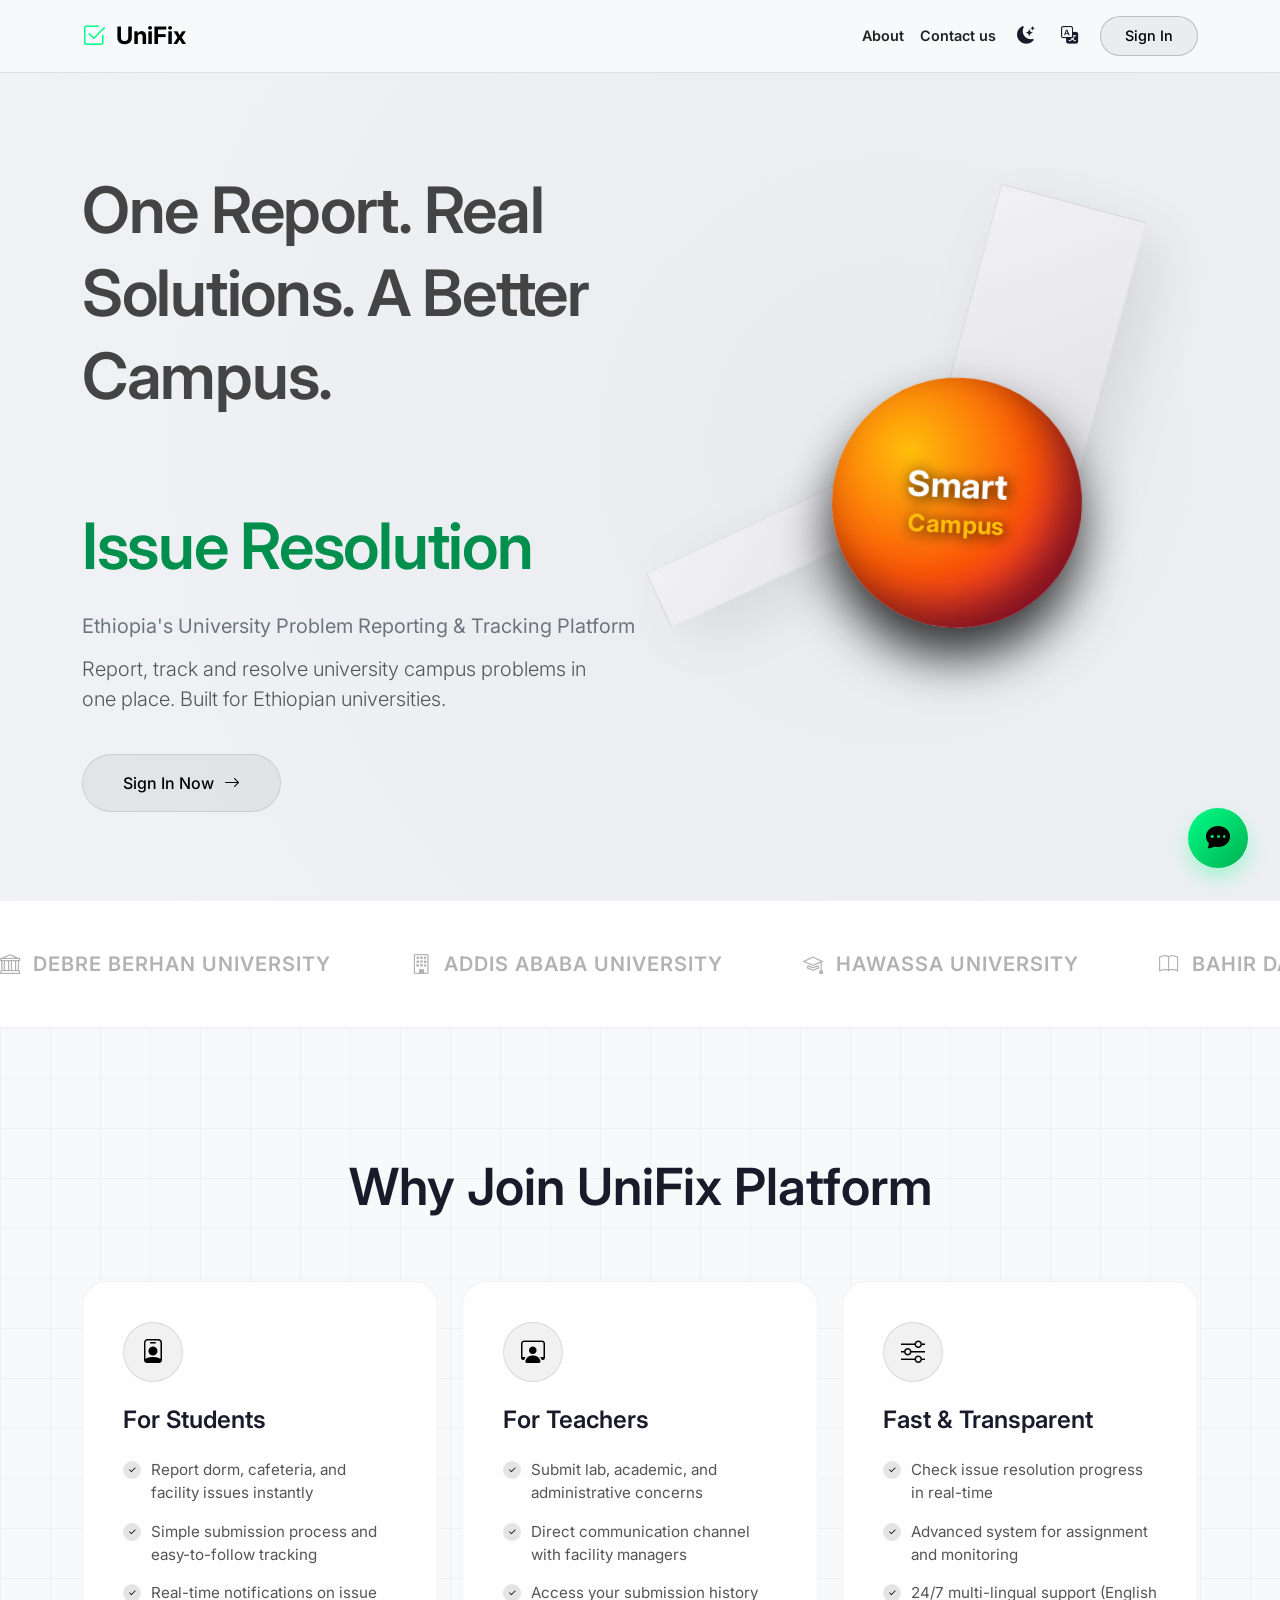
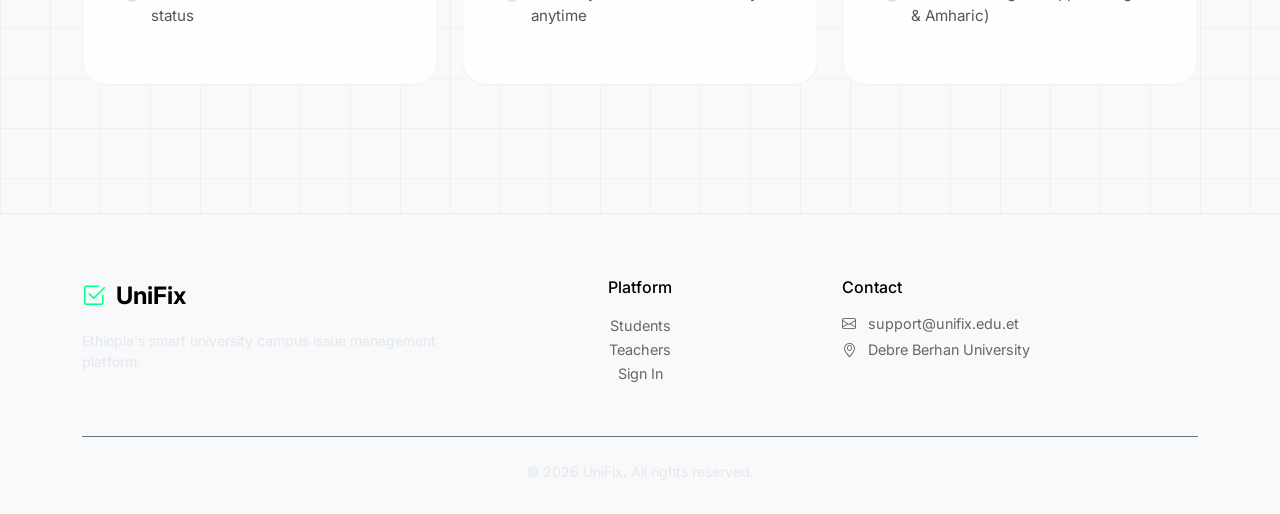
<file: student_dashboard.html>
<!DOCTYPE html>
<html lang="en" data-bs-theme="light">
<head>
    <meta charset="UTF-8">
    <meta name="viewport" content="width=device-width, initial-scale=1.0">
    <title>UniFix - Student Dashboard</title>
    <link href="https://cdn.jsdelivr.net/npm/bootstrap@5.3.0/dist/css/bootstrap.min.css" rel="stylesheet">
    <link rel="stylesheet" href="css/style.css">
    <link rel="stylesheet" href="https://cdn.jsdelivr.net/npm/bootstrap-icons@1.11.1/font/bootstrap-icons.css">
    <link rel="apple-touch-icon" sizes="180x180" href="./Img/favicon_io/apple-touch-icon.png">
    <link rel="icon" type="image/png" sizes="32x32" href="./Img/favicon_io/favicon-32x32.png">
    <link rel="icon" type="image/png" sizes="16x16" href="./Img/favicon_io/favicon-16x16.png">
    <link rel="manifest" href="./Img/favicon_io/site.webmanifest">
    <style>
        .dynamic-section {
            background-color: var(--bs-tertiary-bg);
            border-left: 4px solid var(--bs-primary);
            padding: 15px;
            border-radius: 8px;
            margin-bottom: 20px;
            animation: fadeIn 0.3s ease-in-out;
        }
        .detail-box {
            background-color: var(--bs-secondary-bg);
            border-left: 4px solid var(--bs-primary);
            padding: 12px;
            border-radius: 8px;
            font-size: 0.85rem;
            margin-top: 10px;
            box-shadow: inset 0 1px 3px rgba(0,0,0,0.1);
        }
        .detail-item {
            display: flex;
            margin-bottom: 4px;
            padding-bottom: 2px;
            border-bottom: 1px solid rgba(0,0,0,0.05);
        }
        .detail-item:last-child { border-bottom: none; }
        .detail-label {
            font-weight: 700;
            color: var(--bs-primary);
            min-width: 100px;
            text-transform: uppercase;
            font-size: 0.7rem;
        }
        .detail-value { color: var(--bs-body-color); flex-grow: 1; }

        #pageLoader {
            position: fixed; top: 0; left: 0; width: 100%; height: 100%;
            background: var(--bs-body-bg); z-index: 9999;
            display: flex; justify-content: center; align-items: center;
            flex-direction: column; transition: opacity 0.5s;
        }

        [data-bs-theme="light"] .nav-pills .nav-link:not(.active) {
            background-color: #f8f9fa !important; 
            color: #212529 !important; 
            border: 1px solid #dee2e6;
            font-weight: 600;
            margin-bottom: 5px;
        }
        [data-bs-theme="dark"] .nav-pills .nav-link:not(.active) {
            background-color: #343a40 !important; 
            color: #f8f9fa !important; 
            border: 1px solid #495057;
            font-weight: 600;
            margin-bottom: 5px;
        }
        .nav-pills .nav-link.active {
            background-color: #0d6efd !important; 
            color: #ffffff !important;
            font-weight: 700;
            border: none;
            box-shadow: 0 4px 6px rgba(0,0,0,0.2);
        }

        [data-bs-theme="dark"] .table thead th {
            background-color: #000000 !important; 
            color: #ffffff !important;
            border-bottom: 2px solid #444;
        }
        [data-bs-theme="dark"] .table tbody td {
            color: #e0e0e0;
            border-bottom: 1px solid #444;
        }
        [data-bs-theme="dark"] .card-custom {
            background-color: #1e1e1e; 
        }

        @media (max-width: 768px) {
            .table thead { display: none; } 
            .table, .table tbody, .table tr, .table td { display: block; width: 100%; }

            .table tr { 
                margin-bottom: 25px; 
                border: 1px solid #dee2e6; 
                border-radius: 15px; 
                padding: 15px; 
                background: var(--bs-body-bg); 
                box-shadow: 0 4px 12px rgba(0,0,0,0.08);
            }
            [data-bs-theme="dark"] .table tr { border-color: #444; }

            .table td { 
                display: flex; 
                flex-direction: column; 
                align-items: flex-start; 
                text-align: left; 
                border: none; 
                padding: 10px 0; 
                border-bottom: 1px dashed #eee; 
                word-break: break-word;
            }
            [data-bs-theme="dark"] .table td { border-bottom-color: #333; }
            .table td:last-child { border-bottom: none; }

            .table td::before { 
                content: attr(data-label); 
                font-weight: 800; 
                color: var(--bs-primary); 
                margin-bottom: 5px;
                text-transform: uppercase;
                font-size: 0.7rem;
                letter-spacing: 0.5px;
            }

            .btn-group, .d-flex.gap-1 { width: 100%; gap: 10px !important; }
            .btn { width: 100%; padding: 12px; font-weight: bold; }
            .navbar-nav { text-align: center; }
        }
    </style>
    <script async src="https://pagead2.googlesyndication.com/pagead/js/adsbygoogle.js?client=ca-pub-8057787763038301"
     crossorigin="anonymous"></script>
</head>
<body class="bg-university d-flex flex-column min-vh-100">

    <div id="pageLoader">
        <div class="spinner-border text-primary mb-3" role="status" style="width: 3rem; height: 3rem;"></div>
        <h5 class="fw-bold text-muted">Loading Data...</h5>
    </div>

    <nav class="navbar navbar-expand-lg navbar-dark bg-primary shadow-sm sticky-top">
        <div class="container-fluid px-4">
            <a class="navbar-brand fw-bold" href="#"><i class="bi bi-buildings-fill me-2"></i>UniFix</a>
            <button class="navbar-toggler" type="button" data-bs-toggle="collapse" data-bs-target="#navbarNav">
                <span class="navbar-toggler-icon"></span>
            </button>
            <div class="collapse navbar-collapse" id="navbarNav">
                <ul class="navbar-nav ms-auto align-items-center">
                    <li class="nav-item me-3 d-none d-lg-block">
                        <div id="liveClock" class="badge bg-white text-primary shadow-sm" style="font-size: 0.9rem;">00:00</div>
                    </li>
                    <li class="nav-item me-3">
                        <span class="text-white user-display-name fw-bold">Student</span>
                    </li>

                    <li class="nav-item me-2 dropdown">
                        <button class="btn btn-outline-light btn-sm position-relative" id="notifBell" data-bs-toggle="dropdown">
                            <i class="bi bi-bell-fill"></i>
                            <span id="notifBadge" class="position-absolute top-0 start-100 translate-middle badge rounded-pill bg-danger" style="font-size:0.6rem;display:none;">0</span>
                        </button>
                        <ul class="dropdown-menu dropdown-menu-end shadow" id="notifList" style="min-width:280px;max-height:320px;overflow-y:auto;">
                            <li class="dropdown-item text-muted small">Loading...</li>
                        </ul>
                    </li>

                    <li class="nav-item me-1">
                        <button class="btn btn-outline-light btn-sm my-1" onclick="openChangePasswordModal()" title="Change Password">
                            <i class="bi bi-key-fill"></i>
                        </button>
                    </li>
                    <li class="nav-item">
                        <button class="btn btn-outline-light btn-sm me-2 my-1" onclick="System.toggleTheme()">
                            <i id="themeIcon" class="bi bi-moon-stars-fill"></i>
                        </button>
                    </li>
                    <li class="nav-item">
                        <button class="btn btn-outline-light btn-sm me-2 my-1" onclick="System.toggleLanguage()">
                            <i class="bi bi-translate"></i>
                        </button>
                    </li>
                    <li class="nav-item">
                        <button class="btn btn-danger btn-sm my-1" onclick="System.logout()" data-i18n="logout">Logout</button>
                    </li>
                </ul>
            </div>
        </div>
    </nav>

    <div class="container py-4 fade-in">

        <div id="warningBanner" class="alert alert-warning d-flex align-items-start d-none shadow-sm rounded-3" role="alert">
            <i class="bi bi-exclamation-triangle-fill flex-shrink-0 me-3 text-warning" style="font-size: 1.5rem;"></i>
            <div>
                <strong>Warning:</strong> You have <span id="warnCount" class="fw-bold">0</span> strike(s). Reaching 3 results in a ban.
                <div id="warnReason" class="mt-1 small border-top border-warning pt-1 d-none"></div>
            </div>
        </div>

        <ul class="nav nav-pills mb-4 gap-2" id="pills-tab" role="tablist">
            <li class="nav-item" role="presentation">
                <button class="nav-link active" id="pills-report-tab" data-bs-toggle="pill" data-bs-target="#pills-report" type="button" role="tab">
                    <i class="bi bi-pencil-square me-2"></i><span data-i18n="reportIssue">Report Issue</span>
                </button>
            </li>
            <li class="nav-item" role="presentation">
                <button class="nav-link" id="pills-history-tab" data-bs-toggle="pill" data-bs-target="#pills-history" type="button" role="tab" onclick="loadHistory()">
                    <i class="bi bi-clock-history me-2"></i><span data-i18n="myHistory">My History</span>
                </button>
            </li>
        </ul>

        <div class="tab-content" id="pills-tabContent">

            <div class="tab-pane fade show active" id="pills-report" role="tabpanel">
                <div class="card card-custom p-4 shadow-sm border-0">
                    <h4 class="mb-4 text-primary fw-bold" data-i18n="submit">Submit New Report</h4>

                    <form id="reportForm" class="needs-validation" novalidate>
                        <div class="row g-3">
                            <div class="col-md-6">
                                <label class="form-label fw-semibold" data-i18n="category">Category</label>
                                <select id="category" class="form-select" onchange="toggleCategoryFields()" required>
                                    <option value="" selected disabled>Select...</option>
                                    <option value="Academic">Academic Issue</option>
                                    <option value="Dormitory">Dormitory & Campus Life</option>
                                    <option value="Technology">Technology (WiFi/Lab)</option>
                                    <option value="Cafeteria">Cafeteria & Food</option>
                                    <option value="Administrative">Administrative</option>
                                    <option value="Health">Health & Sanitation</option>
                                    <option value="Social">Social & Safety</option>
                                    <option value="Other">Other</option>
                                </select>
                                <div class="invalid-feedback">Please select a category.</div>
                            </div>
                            <div class="col-md-6">
                                <label class="form-label fw-semibold" data-i18n="phone">Phone Number</label>
                                <input type="tel" id="phone" class="form-control" placeholder="09... / 07... / +251..." required>
                                <div class="invalid-feedback">A valid phone number is required.</div>
                            </div>
                        </div>

                        <div id="field-Dormitory" class="dynamic-section mt-3 d-none">
                            <h6 class="mb-3 fw-bold"><i class="bi bi-house-door me-2"></i>Dormitory Details</h6>
                            <div class="row g-3">
                                <div class="col-md-4"><label class="form-label">Block Number</label><input type="text" id="dormBlock" class="form-control"></div>
                                <div class="col-md-4"><label class="form-label">Room Number</label><input type="text" id="dormRoom" class="form-control"></div>
                                <div class="col-md-4"><label class="form-label">Available Time</label><input type="text" id="dormTime" class="form-control" placeholder="e.g. After 4 PM"></div>
                            </div>
                        </div>
                        <div id="field-Academic" class="dynamic-section mt-3 d-none">
                            <h6 class="mb-3 fw-bold"><i class="bi bi-book me-2"></i>Academic Info</h6>
                            <div class="row g-3">
                                <div class="col-md-6"><label class="form-label">Course Code</label><input type="text" id="acaCourse" class="form-control"></div>
                                <div class="col-md-6"><label class="form-label">Instructor</label><input type="text" id="acaInstructor" class="form-control"></div>
                            </div>
                        </div>
                        <div id="field-Technology" class="dynamic-section mt-3 d-none">
                            <h6 class="mb-3 fw-bold"><i class="bi bi-wifi me-2"></i>Tech Info</h6>
                            <div class="row g-3">
                                <div class="col-md-6"><label class="form-label">Lab Number</label><input type="text" id="techLab" class="form-control"></div>
                                <div class="col-md-6"><label class="form-label">Device ID</label><input type="text" id="techDevice" class="form-control"></div>
                            </div>
                        </div>
                        <div id="field-Cafeteria" class="dynamic-section mt-3 d-none">
                            <h6 class="mb-3 fw-bold"><i class="bi bi-egg-fried me-2"></i>Cafeteria Info</h6>
                            <label class="form-label">Meal Type</label>
                            <select id="cafeMeal" class="form-select">
                                <option>Breakfast</option><option>Lunch</option><option>Dinner</option>
                            </select>
                        </div>
                        <div id="field-General" class="dynamic-section mt-3 d-none">
                            <h6 class="mb-3 fw-bold"><i class="bi bi-geo-alt me-2"></i>Location Info</h6>
                            <label class="form-label">Specific Location</label>
                            <input type="text" id="genLocation" class="form-control" placeholder="e.g. Block 4, Floor 2">
                        </div>

                        <div class="row g-3 mt-1">
                            <div class="col-md-6">
                                <label class="form-label fw-semibold" data-i18n="urgency">Urgency</label>
                                <select id="urgency" class="form-select" required>
                                    <option value="Low" data-i18n="low">Low</option>
                                    <option value="Medium" data-i18n="medium">Medium</option>
                                    <option value="High" data-i18n="high">High</option>
                                    <option value="Urgent" data-i18n="urgent">Urgent</option>
                                </select>
                            </div>
                            <div class="col-12">
                                <label class="form-label fw-semibold" data-i18n="description">Description</label>
                                <textarea id="description" class="form-control" rows="4" required></textarea>
                                <div class="invalid-feedback">Please provide a description of the issue.</div>
                            </div>
                        </div>

                        <div class="mt-3">
                            <label class="form-label fw-semibold"><i class="bi bi-camera me-1"></i> Attach Photo (Optional)</label>
                            <input type="file" id="reportPhoto" class="form-control" accept="image/*">
                            <div class="form-text">Max 5MB. Accepted: JPG, PNG, GIF, WebP</div>
                        </div>

                        <div class="mt-4">
                            <button type="submit" id="submitReportBtn" class="btn btn-primary px-5 shadow-sm fw-bold" data-i18n="submit">Submit Report</button>
                        </div>
                    </form>
                </div>
            </div>

            <div class="tab-pane fade" id="pills-history" role="tabpanel">
                <div class="card card-custom p-4 shadow-sm border-0">
                    <h4 class="mb-3 text-primary fw-bold" data-i18n="myHistory">My Report History</h4>
                    <div class="table-responsive">
                        <table class="table table-hover align-middle">
                            <thead class="table-light">
                                <tr>
                                    <th data-i18n="date">Date</th>
                                    <th data-i18n="category">Category</th>
                                    <th data-i18n="description">Details</th>
                                    <th data-i18n="status">Status</th>
                                    <th data-i18n="actions">Actions</th>
                                </tr>
                            </thead>
                            <tbody id="historyTableBody"></tbody>
                        </table>
                        <div id="noDataMsg" class="text-center text-muted py-4 d-none">No reports found.</div>
                    </div>
                </div>
            </div>
        </div>
    </div>

    <div class="modal fade" id="reportModal" tabindex="-1" aria-hidden="true">
        <div class="modal-dialog modal-lg modal-dialog-centered">
            <div class="modal-content">
                <div class="modal-header bg-primary text-white">
                    <h5 class="modal-title" id="modalTitle">Report Details</h5>
                    <button type="button" class="btn-close btn-close-white" data-bs-dismiss="modal"></button>
                </div>
                <div class="modal-body">
                    <form id="editForm">
                        <input type="hidden" id="editId">
                        <div id="declineAlert" class="alert alert-danger d-none shadow-sm">
                            <strong><i class="bi bi-x-circle-fill me-2"></i><span data-i18n="reasonDecline">Reason:</span></strong> <span id="declineReasonText"></span>
                        </div>
                        <div class="mb-3">
                            <label class="form-label text-muted small" data-i18n="category">Category</label>
                            <input type="text" id="editCategory" class="form-control" readonly>
                        </div>
                        <div class="mb-3">
                            <label class="form-label fw-bold" data-i18n="description">Description</label>
                            <textarea id="editDesc" class="form-control" rows="5"></textarea>
                        </div>
                        <div class="mb-3">
                            <label class="form-label fw-bold" data-i18n="urgency">Urgency</label>
                            <select id="editUrgency" class="form-select">
                                <option value="Low" data-i18n="low">Low</option>
                                <option value="Medium" data-i18n="medium">Medium</option>
                                <option value="High" data-i18n="high">High</option>
                                <option value="Urgent" data-i18n="urgent">Urgent</option>
                            </select>
                        </div>
                    </form>

                    <div class="mt-3 border rounded">
                        <div class="bg-dark text-white p-2 rounded-top d-flex align-items-center">
                            <i class="bi bi-chat-dots-fill me-2"></i><strong>Ticket Chat</strong>
                            <span id="studentChatCount" class="badge bg-info ms-auto">0</span>
                        </div>
                        <div id="studentChatMessages" class="p-2" style="max-height:200px;overflow-y:auto;background:#f8f9fa;"></div>
                        <div class="p-2 border-top bg-light" style="font-size:0.8rem;">
                            <div class="mb-2 fw-bold text-muted">Message Visibility:</div>
                            <div class="form-check form-check-inline">
                                <input class="form-check-input" type="radio" name="chatVisibility" id="chatVisPublic" value="public" checked>
                                <label class="form-check-label" for="chatVisPublic"><i class="bi bi-globe me-1"></i>Public (Solver & Admin)</label>
                            </div>
                            <div class="form-check form-check-inline">
                                <input class="form-check-input" type="radio" name="chatVisibility" id="chatVisAdmin" value="admin_only">
                                <label class="form-check-label text-danger" for="chatVisAdmin"><i class="bi bi-shield-lock-fill me-1"></i>Admin Only</label>
                            </div>
                        </div>
                        <div class="input-group p-2 border-top">
                            <input type="text" id="studentChatInput" class="form-control form-control-sm" placeholder="Type a message..." onkeydown="if(event.key==='Enter')sendStudentChat()">
                            <button class="btn btn-primary btn-sm" onclick="sendStudentChat()"><i class="bi bi-send"></i></button>
                        </div>
                    </div>
                </div>
                <div class="modal-footer" id="modalFooter"></div>
            </div>
        </div>
    </div>

    <div class="modal fade" id="globalConfirmModal" tabindex="-1">
        <div class="modal-dialog modal-dialog-centered">
            <div class="modal-content">
                <div class="modal-header">
                    <h5 class="modal-title" data-i18n="confirmTitle">Confirm</h5>
                    <button type="button" class="btn-close" data-bs-dismiss="modal"></button>
                </div>
                <div class="modal-body" id="globalConfirmBody">Are you sure?</div>
                <div class="modal-footer">
                    <button type="button" class="btn btn-secondary" data-bs-dismiss="modal" data-i18n="cancelBtn">Cancel</button>
                    <button type="button" class="btn btn-danger" id="globalConfirmBtn" data-i18n="confirmBtn">Yes</button>
                </div>
            </div>
        </div>
    </div>

    <div class="modal fade" id="changePasswordModal" tabindex="-1">
        <div class="modal-dialog modal-dialog-centered">
            <div class="modal-content">
                <div class="modal-header bg-primary text-white">
                    <h5 class="modal-title"><i class="bi bi-key-fill me-2"></i>Change Password</h5>
                    <button type="button" class="btn-close btn-close-white" data-bs-dismiss="modal"></button>
                </div>
                <div class="modal-body">
                    <div class="mb-3"><label class="form-label fw-bold">Current Password</label><input type="password" id="cpCurrentPass" class="form-control" placeholder="Enter current password"></div>
                    <div class="mb-3"><label class="form-label fw-bold">New Password</label><input type="password" id="cpNewPass" class="form-control" placeholder="Min 6 characters"></div>
                    <div class="mb-3"><label class="form-label fw-bold">Confirm New Password</label><input type="password" id="cpConfirmPass" class="form-control" placeholder="Repeat new password"></div>
                    <div id="cpError" class="alert alert-danger d-none small"></div>
                </div>
                <div class="modal-footer">
                    <button type="button" class="btn btn-secondary" data-bs-dismiss="modal">Cancel</button>
                    <button type="button" class="btn btn-primary" onclick="submitChangePassword()"><i class="bi bi-check-lg me-1"></i>Update Password</button>
                </div>
            </div>
        </div>
    </div>

    <div id="toastContainer" class="toast-container position-fixed top-0 end-0 p-3"></div>

    <script src="https://cdn.jsdelivr.net/npm/bootstrap@5.3.0/dist/js/bootstrap.bundle.min.js"></script>
    <script type="module" src="js/main.js"></script>

    <script>
        let currentUser; let modal; let changePasswordModal;

        const LOCAL_TEXTS = {
            en: {
                successMsg: "Operation Successful", errorMsg: "An error occurred",
                editReportTitle: "Edit Report", viewDetailsTitle: "View Details",
                closeBtn: "Close", saveChanges: "Save Changes",
                deleteConfirmMsg: "Delete this report?", reportRemoved: "Report removed from view.",
                date: "Date", category: "Category", description: "Description", status: "Status", actions: "Actions",
                warningReason: "Reason for warning:",
                mandatoryMsg: "Please fill in all mandatory fields (Category, Phone, and Description).",
                invalidPhone: "Invalid Phone Format! (Use 09.., 07.., or +251..)"
            },
            am: {
                successMsg: "ተሳክቷል", errorMsg: "ስህተት ተፈጥሯል",
                editReportTitle: "ሪፖርት አርም", viewDetailsTitle: "ዝርዝር ይመልከቱ",
                closeBtn: "ዝጋ", saveChanges: "ለውጦችን አስቀምጥ",
                deleteConfirmMsg: "ይህንን ሪፖርት መሰረዝ ይፈልጋሉ?", reportRemoved: "ሪፖርቱ ከእይታ ተወግዷል",
                date: "ቀን", category: "ምድብ", description: "ዝርዝር", status: "ሁኔታ", actions: "ተግባራት",
                warningReason: "የማስጠንቀቂያ ምክንያት:",
                mandatoryMsg: "እባክዎ ሁሉንም አስፈላጊ መረጃዎች ይሙሉ (ምድብ፣ ስልክ እና ዝርዝር መግለጫ)።",
                invalidPhone: "ትክክለኛ ስልክ ቁጥር ያስገቡ! (09.., 07.., ወይም +251..)"
            }
        };

        window.addEventListener('load', async () => {
            const checkSystem = setInterval(() => {
                if (window.System && window.System.currentUser) {
                    clearInterval(checkSystem);
                    initApp();
                } else if (window.System && !window.System.currentUser) {
                    clearInterval(checkSystem);
                    window.location.href = 'index.html';
                }
            }, 100);
        });

        function initApp() {
            currentUser = System.checkAuth('Student');
            modal = new bootstrap.Modal(document.getElementById('reportModal'));
            changePasswordModal = new bootstrap.Modal(document.getElementById('changePasswordModal'));
            const loader = document.getElementById('pageLoader');
            if(loader) { loader.style.opacity = '0'; setTimeout(() => loader.remove(), 500); }
            System.initNotificationBell('notifBell', 'notifBadge', 'notifList');
        }

        window.getTrans = (key) => {
            const lang = localStorage.getItem('unifix_lang') || 'en';
            if (LOCAL_TEXTS[lang] && LOCAL_TEXTS[lang][key]) return LOCAL_TEXTS[lang][key];
            if (window.System && window.System.getTrans) return window.System.getTrans(key);
            return key; 
        }

        window.toggleCategoryFields = () => {
            const cat = document.getElementById('category').value;
            document.querySelectorAll('.dynamic-section').forEach(el => el.classList.add('d-none'));
            if (cat === 'Dormitory') document.getElementById('field-Dormitory').classList.remove('d-none');
            else if (cat === 'Academic') document.getElementById('field-Academic').classList.remove('d-none');
            else if (cat === 'Technology') document.getElementById('field-Technology').classList.remove('d-none');
            else if (cat === 'Cafeteria') document.getElementById('field-Cafeteria').classList.remove('d-none');
            else if (['Administrative','Health','Social'].includes(cat)) document.getElementById('field-General').classList.remove('d-none');
        }

        document.getElementById('reportForm').addEventListener('submit', async function(e) {
            e.preventDefault();

            const phoneInput = document.getElementById('phone').value.trim();
            const phoneRegex = /^(09|07)\d{8}$|^\+251\d{9}$/;

            if (!phoneRegex.test(phoneInput)) {
                System.showToast(window.getTrans('invalidPhone'), "warning");
                return; 
            }

            if (!this.checkValidity()) {
                e.stopPropagation();
                this.classList.add('was-validated');
                System.showToast(window.getTrans('mandatoryMsg'), "warning");
                return;
            }

            const cat = document.getElementById('category').value;
            let d = null;
            if(cat === 'Dormitory') d = { block: document.getElementById('dormBlock').value, room: document.getElementById('dormRoom').value, time: document.getElementById('dormTime').value };
            else if(cat === 'Academic') d = { course: document.getElementById('acaCourse').value, instructor: document.getElementById('acaInstructor').value };
            else if(cat === 'Technology') d = { lab: document.getElementById('techLab').value, device: document.getElementById('techDevice').value };
            else if(cat === 'Cafeteria') d = { meal: document.getElementById('cafeMeal').value };
            else if(['Administrative','Health','Social'].includes(cat)) d = { location: document.getElementById('genLocation').value };

            const newReport = {
                id: Date.now(), reporterUsername: currentUser.username, reporterName: currentUser.fullName, reporterId: currentUser.id, reporterRole: 'Student',
                reporterPhone: phoneInput, category: cat, urgency: document.getElementById('urgency').value, description: document.getElementById('description').value,
                status: 'Pending', assignedTo: null, date: new Date().toLocaleDateString(), specificDetails: d, hiddenFromReporter: false
            };

            const photoInput = document.getElementById('reportPhoto');
            const photoFile = photoInput && photoInput.files[0] ? photoInput.files[0] : null;
            const btn = document.getElementById('submitReportBtn');

            System.setLoading(btn, true, "Submitting...");

            const res = await System.submitReport(newReport, photoFile);
            System.setLoading(btn, false);

            if(res.success) {
                System.showToast(window.getTrans('successMsg'), "success");
                e.target.reset(); this.classList.remove('was-validated'); toggleCategoryFields();
                if(photoInput) photoInput.value = '';
                bootstrap.Tab.getInstance(document.querySelector('#pills-history-tab')).show();
                loadHistory();
            } else { System.showToast("Error during submission", "danger"); }
        });

        window.loadHistory = () => {
            const data = System.getData();
            const tbody = document.getElementById('historyTableBody');
            const myReports = data.reports.filter(r => r.reporterUsername === currentUser.username && !r.hiddenFromReporter);

            tbody.innerHTML = '';
            if(myReports.length === 0) document.getElementById('noDataMsg').classList.remove('d-none');
            else {
                document.getElementById('noDataMsg').classList.add('d-none');
                myReports.reverse().forEach(r => {
                    let badgeClass = r.status === 'Pending' ? 'bg-warning text-dark' : (['Finished','Completed'].includes(r.status) ? 'bg-success' : 'bg-info text-dark');
                    if(r.status === 'Declined') badgeClass = 'bg-danger';

                    let detailBoxHtml = `<div class="mb-1"><strong>${r.category}</strong></div><div class="text-muted small">${r.description}</div>`;
                    if(r.specificDetails) {
                        detailBoxHtml += `<div class="detail-box">`;
                        for(let [key, val] of Object.entries(r.specificDetails)) {
                            if(val && val.trim() !== "") {
                                detailBoxHtml += `<div class="detail-item"><span class="detail-label">${key.toUpperCase()}:</span><span class="detail-value">${val}</span></div>`;
                            }
                        }
                        detailBoxHtml += `</div>`;
                    }

                    let actionBtns = r.status === 'Pending' ? 
                        `<div class="d-flex gap-2 justify-content-end w-100"><button class="btn btn-sm btn-warning" onclick="openModal(${r.id}, true)"><i class="bi bi-pencil"></i></button><button class="btn btn-sm btn-danger" onclick="deleteReport(${r.id})"><i class="bi bi-trash"></i></button></div>` :
                        `<div class="d-flex gap-2 justify-content-end w-100"><button class="btn btn-sm btn-primary" onclick="openModal(${r.id}, false)"><i class="bi bi-eye"></i></button><button class="btn btn-sm btn-danger" onclick="deleteReport(${r.id})"><i class="bi bi-x-circle"></i></button></div>`;

                    tbody.innerHTML += `
                        <tr>
                            <td data-label="${window.getTrans('date')}"><small class="fw-bold">${r.date}</small></td>
                            <td data-label="${window.getTrans('category')}">${r.category}</td>
                            <td data-label="${window.getTrans('description')}">${detailBoxHtml}</td>
                            <td data-label="${window.getTrans('status')}"><span class="badge ${badgeClass} shadow-sm">${window.getTrans(r.status.toLowerCase()) || r.status}</span></td>
                            <td data-label="${window.getTrans('actions')}">${actionBtns}</td>
                        </tr>`;
                });
            }
        };

        window.deleteReport = (id) => {
            System.confirmAction(window.getTrans('deleteConfirmMsg'), async () => {
                const r = System.getData().reports.find(x => x.id === id);
                if(r.status === 'Pending') await System.hardDeleteReport(id);
                else await System.softDeleteReport(id);
                loadHistory();
            });
        };

        window.openModal = async (id, isEditable) => {
            const r = System.getData().reports.find(x => x.id === id);
            if(!r) return;
            document.getElementById('editId').value = r.id;
            document.getElementById('editCategory').value = r.category;
            document.getElementById('editDesc').value = r.description;
            document.getElementById('editUrgency').value = r.urgency;

            if(r.status === 'Declined' && r.declineReason) {
                document.getElementById('declineAlert').classList.remove('d-none');
                document.getElementById('declineReasonText').innerText = r.declineReason;
            } else document.getElementById('declineAlert').classList.add('d-none');

            const footer = document.getElementById('modalFooter');
            const descInput = document.getElementById('editDesc');
            const urgInput = document.getElementById('editUrgency');
            document.getElementById('modalTitle').innerText = isEditable ? window.getTrans('editReportTitle') : window.getTrans('viewDetailsTitle');

            if(isEditable) {
                descInput.readOnly = false; urgInput.disabled = false;

                // Show existing photo with change/remove options
                const existingPhotoContainer = document.getElementById('photoDisplay');
                if(existingPhotoContainer) existingPhotoContainer.remove();
                let editPhotoHtml = `<div id="photoDisplay" class="mt-3 p-3 border rounded">
                    <label class="form-label fw-bold"><i class="bi bi-camera me-1"></i>Attached Photo</label>`;
                if(r.photoUrl) {
                    editPhotoHtml += `<div id="currentPhotoWrap" class="mb-2">
                        <img id="currentPhotoImg" src="${r.photoUrl}" class="img-fluid rounded shadow-sm" style="max-height:200px;display:block;" alt="Attached Photo">
                        <button type="button" class="btn btn-danger btn-sm mt-2" id="removePhotoBtn" onclick="markRemovePhoto()"><i class="bi bi-trash me-1"></i>Remove Photo</button>
                        <span id="removePhotoFlag" data-remove="false" style="display:none"></span>
                    </div>`;
                } else {
                    editPhotoHtml += `<div class="text-muted small mb-1">No photo attached.</div>`;
                }
                editPhotoHtml += `<input type="file" id="newPhotoInput" class="form-control form-control-sm mt-1" accept="image/*" placeholder="Attach new photo">
                    <div class="form-text">Upload a new photo to replace the existing one.</div>
                </div>`;
                document.getElementById('editForm').insertAdjacentHTML('beforeend', editPhotoHtml);

                footer.innerHTML = `<button type="button" class="btn btn-secondary" data-bs-dismiss="modal">${window.getTrans('closeBtn')}</button>
                                    <button type="button" class="btn btn-primary" onclick="saveEdit()">${window.getTrans('saveChanges')}</button>`;
            } else {
                descInput.readOnly = true; urgInput.disabled = true;
                let extra = "\n\n--- EXTRA DETAILS ---\n";
                if(r.specificDetails) {
                    for(const [k,v] of Object.entries(r.specificDetails)) if(v) extra += `${k.toUpperCase()}: ${v}\n`;
                }
                descInput.value += extra;
                // Show photo if available
                const existingPhoto = document.getElementById('photoDisplay');
                if(existingPhoto) existingPhoto.remove();
                if(r.photoUrl) {
                    document.getElementById('editForm').insertAdjacentHTML('beforeend', `<div id="photoDisplay" class="mt-3"><label class="form-label fw-bold"><i class="bi bi-image me-1"></i>Attached Photo</label><br><img src="${r.photoUrl}" class="img-fluid rounded shadow-sm" style="max-height:300px;cursor:pointer;" onclick="window.open('${r.photoUrl}','_blank')" alt="Report Photo"></div>`);
                }
                footer.innerHTML = `<button type="button" class="btn btn-secondary" data-bs-dismiss="modal">${window.getTrans('closeBtn')}</button>`;
            }

            // Load chat
            const msgs = await System.fetchMessages(r.id);
            document.getElementById('studentChatCount').innerText = msgs.length;
            window._chatRefreshFn = () => openModal(parseInt(document.getElementById('editId').value), false);
            System.renderChatMessages(msgs, 'studentChatMessages');

            modal.show();
        }

        window.sendStudentChat = async () => {
            const input = document.getElementById('studentChatInput');
            const msg = input.value.trim();
            const rid = parseInt(document.getElementById('editId').value);
            const visEl = document.querySelector('input[name="chatVisibility"]:checked');
            const visibility = visEl ? visEl.value : 'public';
            if(!msg || !rid) return;
            input.value = '';
            const res = await System.sendMessage(rid, msg, visibility);
            if(res.success) {
                const updMsgs = await System.fetchMessages(rid);
                document.getElementById('studentChatCount').innerText = updMsgs.length;
                System.renderChatMessages(updMsgs, 'studentChatMessages');
            }
        };

        window.markRemovePhoto = () => {
            document.getElementById('removePhotoFlag').dataset.remove = 'true';
            const wrap = document.getElementById('currentPhotoWrap');
            if(wrap) { wrap.style.opacity = '0.3'; }
            const btn = document.getElementById('removePhotoBtn');
            if(btn) { btn.innerText = '✕ Marked for removal'; btn.disabled = true; }
        };

        window.saveEdit = async () => {
            const id = parseInt(document.getElementById('editId').value);
            const newData = { description: document.getElementById('editDesc').value, urgency: document.getElementById('editUrgency').value };
            if(!(await System.updateReportContent(id, newData))) {
                System.showToast(window.getTrans('errorMsg'), "danger"); return;
            }

            // Handle photo changes
            const removeFlag = document.getElementById('removePhotoFlag');
            const newPhotoInput = document.getElementById('newPhotoInput');
            const newPhotoFile = newPhotoInput && newPhotoInput.files[0] ? newPhotoInput.files[0] : null;
            const shouldRemove = removeFlag && removeFlag.dataset.remove === 'true';

            if(newPhotoFile) {
                const fd = new FormData();
                fd.append('action', 'updatePhoto'); fd.append('id', id); fd.append('photo', newPhotoFile);
                await fetch('manage_reports.php', { method: 'POST', credentials: 'include', body: fd });
            } else if(shouldRemove) {
                const fd = new FormData();
                fd.append('action', 'updatePhoto'); fd.append('id', id); fd.append('removePhoto', 'true');
                await fetch('manage_reports.php', { method: 'POST', credentials: 'include', body: fd });
            }

            await System.refreshData();
            modal.hide();
            loadHistory();
            System.showToast(window.getTrans('successMsg'), "success");
        };
        window.openChangePasswordModal = () => {
            document.getElementById('cpCurrentPass').value = '';
            document.getElementById('cpNewPass').value = '';
            document.getElementById('cpConfirmPass').value = '';
            document.getElementById('cpError').classList.add('d-none');
            changePasswordModal.show();
        };
        window.submitChangePassword = async () => {
            const cur = document.getElementById('cpCurrentPass').value;
            const nw = document.getElementById('cpNewPass').value;
            const cf = document.getElementById('cpConfirmPass').value;
            const errEl = document.getElementById('cpError');
            errEl.classList.add('d-none');
            if (!cur || !nw || !cf) { errEl.textContent = 'All fields are required.'; errEl.classList.remove('d-none'); return; }
            if (nw.length < 6) { errEl.textContent = 'Min 6 characters.'; errEl.classList.remove('d-none'); return; }
            if (nw !== cf) { errEl.textContent = 'Passwords do not match.'; errEl.classList.remove('d-none'); return; }
            const res = await System.changePassword(cur, nw);
            if (res.success) { changePasswordModal.hide(); System.showToast('Password changed!', 'success'); }
            else { errEl.textContent = res.message || 'Failed.'; errEl.classList.remove('d-none'); }
        };
    </script>

    <footer class="site-footer-bar border-top mt-auto py-3">
      <div class="container text-center">
        <span class="text-muted small">
          &copy; 2026 <strong>UniFix</strong> &mdash;
          <span data-i18n="footerDesc">Ethiopia's smart university campus issue management platform.</span>
        </span>
      </div>
    </footer>
    <style>.site-footer-bar{background:var(--bs-body-bg,#fff)}</style>
</body>
</html>
</file>
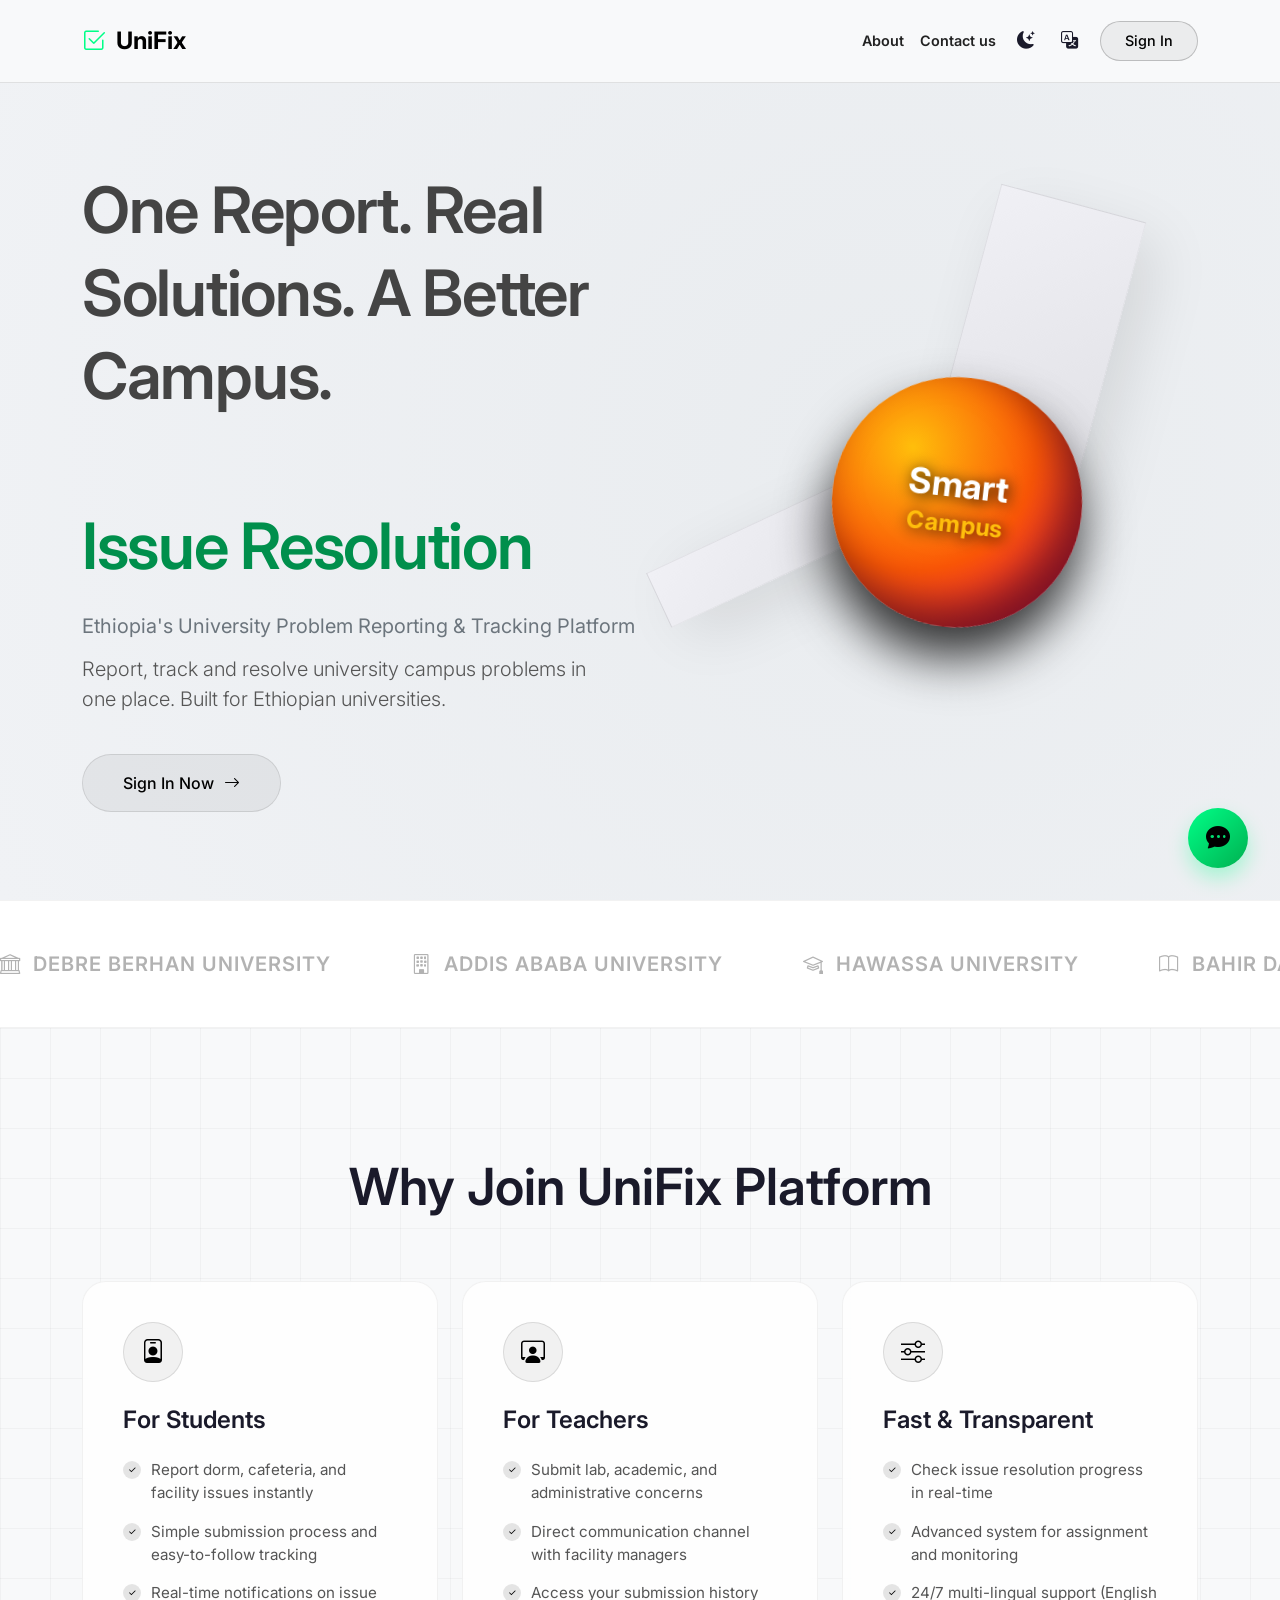
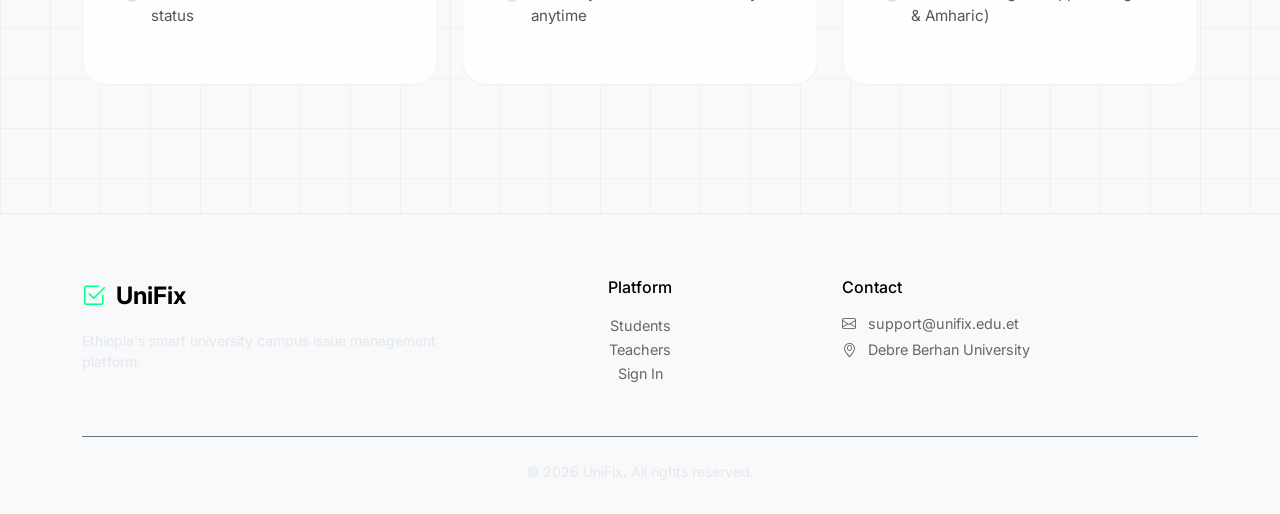
<file: teacher_dashboard.html>
<!DOCTYPE html>
<html lang="en" data-bs-theme="light">
<head>
    <meta charset="UTF-8">
    <meta name="viewport" content="width=device-width, initial-scale=1.0">
    <title>UniFix - Teacher Dashboard</title>
    <link href="https://cdn.jsdelivr.net/npm/bootstrap@5.3.0/dist/css/bootstrap.min.css" rel="stylesheet">
    <link rel="stylesheet" href="css/style.css">
    <link rel="stylesheet" href="https://cdn.jsdelivr.net/npm/bootstrap-icons@1.11.1/font/bootstrap-icons.css">
    <link rel="apple-touch-icon" sizes="180x180" href="./Img/favicon_io/apple-touch-icon.png">
    <link rel="icon" type="image/png" sizes="32x32" href="./Img/favicon_io/favicon-32x32.png">
    <link rel="icon" type="image/png" sizes="16x16" href="./Img/favicon_io/favicon-16x16.png">
    <link rel="manifest" href="./Img/favicon_io/site.webmanifest">
    <style>
        .dynamic-section {
            background-color: var(--bs-tertiary-bg);
            border-left: 4px solid var(--bs-primary);
            padding: 15px;
            border-radius: 8px;
            margin-bottom: 20px;
            animation: fadeIn 0.3s ease-in-out;
        }

        .detail-box {
            background-color: var(--bs-secondary-bg);
            border-left: 4px solid var(--bs-primary);
            padding: 10px;
            border-radius: 6px;
            font-size: 0.85rem;
            margin-top: 8px;
        }
        .detail-item { display: flex; margin-bottom: 2px; }
        .detail-label { font-weight: 700; color: var(--bs-primary); min-width: 90px; font-size: 0.75rem; text-transform: uppercase; }
        .detail-value { color: var(--bs-body-color); }

        #pageLoader {
            position: fixed; top: 0; left: 0; width: 100%; height: 100%;
            background: var(--bs-body-bg); z-index: 9999;
            display: flex; justify-content: center; align-items: center;
            flex-direction: column; transition: opacity 0.5s;
        }

        [data-bs-theme="light"] .nav-pills .nav-link:not(.active) {
            background-color: #f8f9fa !important; 
            color: #212529 !important; 
            border: 1px solid #dee2e6;
            font-weight: 600;
            margin-bottom: 5px;
        }
        [data-bs-theme="dark"] .nav-pills .nav-link:not(.active) {
            background-color: #343a40 !important; 
            color: #f8f9fa !important; 
            border: 1px solid #495057;
            font-weight: 600;
            margin-bottom: 5px;
        }
        .nav-pills .nav-link.active {
            background-color: #0d6efd !important; 
            color: #ffffff !important;
            font-weight: 700;
            border: none;
            box-shadow: 0 4px 6px rgba(0,0,0,0.2);
        }

        [data-bs-theme="dark"] .table thead th {
            background-color: #000000 !important; 
            color: #ffffff !important;
            border-bottom: 2px solid #444;
        }
        [data-bs-theme="dark"] .table tbody td {
            color: #e0e0e0;
            border-bottom: 1px solid #333;
        }
        [data-bs-theme="dark"] .card-custom {
            background-color: #121212 !important; 
            border: 1px solid #333;
        }

        @media (max-width: 768px) {
            .table thead { display: none; }
            .table, .table tbody, .table tr, .table td { display: block; width: 100%; }
            .table tr { 
                margin-bottom: 20px; 
                border: 1px solid #dee2e6; 
                border-radius: 12px; 
                padding: 15px; 
                background: var(--bs-body-bg); 
                box-shadow: 0 4px 8px rgba(0,0,0,0.05);
            }
            [data-bs-theme="dark"] .table tr { border-color: #444; }
            .table td { 
                display: flex; 
                flex-direction: column; 
                align-items: flex-start; 
                text-align: left; 
                border: none; 
                padding: 8px 0; 
                border-bottom: 1px dashed #eee; 
                word-break: break-word;
            }
            [data-bs-theme="dark"] .table td { border-bottom-color: #333; }
            .table td:last-child { border-bottom: none; }
            .table td::before { 
                content: attr(data-label); 
                font-weight: 800; 
                color: var(--bs-primary); 
                margin-bottom: 4px;
                text-transform: uppercase;
                font-size: 0.7rem;
            }
            .btn { width: 100%; padding: 12px; font-weight: bold; }
            .navbar-nav { text-align: center; }
        }
    </style>
    <script async src="https://pagead2.googlesyndication.com/pagead/js/adsbygoogle.js?client=ca-pub-8057787763038301"
     crossorigin="anonymous"></script>
</head>
<body class="bg-university d-flex flex-column min-vh-100">

    <div id="pageLoader">
        <div class="spinner-border text-primary mb-3" role="status" style="width: 3rem; height: 3rem;"></div>
        <h5 class="fw-bold text-muted">Loading Data...</h5>
    </div>

    <nav class="navbar navbar-expand-lg navbar-dark bg-primary shadow-sm sticky-top">
        <div class="container-fluid px-4">
            <a class="navbar-brand fw-bold" href="#"><i class="bi bi-buildings-fill me-2"></i>UniFix</a>
            <button class="navbar-toggler" type="button" data-bs-toggle="collapse" data-bs-target="#navbarNav">
                <span class="navbar-toggler-icon"></span>
            </button>
            <div class="collapse navbar-collapse" id="navbarNav">
                <ul class="navbar-nav ms-auto align-items-center">
                    <li class="nav-item me-3 d-none d-lg-block">
                        <div id="liveClock" class="badge bg-white text-primary shadow-sm" style="font-size: 0.9rem;">00:00</div>
                    </li>
                    <li class="nav-item me-3 text-white">
                        <span class="user-display-name fw-bold">Teacher</span>
                    </li>

                    <li class="nav-item me-2 dropdown">
                        <button class="btn btn-outline-light btn-sm position-relative" id="notifBell" data-bs-toggle="dropdown">
                            <i class="bi bi-bell-fill"></i>
                            <span id="notifBadge" class="position-absolute top-0 start-100 translate-middle badge rounded-pill bg-danger" style="font-size:0.6rem;display:none;">0</span>
                        </button>
                        <ul class="dropdown-menu dropdown-menu-end shadow" id="notifList" style="min-width:280px;max-height:320px;overflow-y:auto;">
                            <li class="dropdown-item text-muted small">Loading...</li>
                        </ul>
                    </li>

                    <li class="nav-item me-1">
                        <button class="btn btn-outline-light btn-sm my-1" onclick="openChangePasswordModal()" title="Change Password">
                            <i class="bi bi-key-fill"></i>
                        </button>
                    </li>
                    <li class="nav-item">
                        <button class="btn btn-outline-light btn-sm me-2 my-1" onclick="System.toggleTheme()">
                            <i id="themeIcon" class="bi bi-moon-stars-fill"></i>
                        </button>
                    </li>
                    <li class="nav-item">
                        <button class="btn btn-outline-light btn-sm me-2 my-1" onclick="System.toggleLanguage()">
                            <i class="bi bi-translate"></i>
                        </button>
                    </li>
                    <li class="nav-item">
                        <button class="btn btn-danger btn-sm my-1" onclick="System.logout()" data-i18n="logout">Logout</button>
                    </li>
                </ul>
            </div>
        </div>
    </nav>

    <div class="container py-4 fade-in">

        <div id="warningBanner" class="alert alert-warning d-flex align-items-start d-none shadow-sm rounded-3" role="alert">
            <i class="bi bi-exclamation-triangle-fill flex-shrink-0 me-3 text-warning" style="font-size: 1.5rem;"></i>
            <div>
                <strong>Warning:</strong> You have <span id="warnCount" class="fw-bold">0</span> strike(s).
                <div id="warnReason" class="mt-1 small fst-italic border-top border-warning pt-1 d-none"></div>
            </div>
        </div>

        <ul class="nav nav-pills mb-4 gap-2" id="pills-tab" role="tablist">
            <li class="nav-item" role="presentation">
                <button class="nav-link active" id="pills-report-tab" data-bs-toggle="pill" data-bs-target="#pills-report" type="button" role="tab">
                    <i class="bi bi-pencil-square me-2"></i><span data-i18n="reportIssue">Report Issue</span>
                </button>
            </li>
            <li class="nav-item" role="presentation">
                <button class="nav-link" id="pills-history-tab" data-bs-toggle="pill" data-bs-target="#pills-history" type="button" role="tab" onclick="loadHistory()">
                    <i class="bi bi-clock-history me-2"></i><span data-i18n="myHistory">My History</span>
                </button>
            </li>
        </ul>

        <div class="tab-content" id="pills-tabContent">

            <div class="tab-pane fade show active" id="pills-report" role="tabpanel">
                <div class="card card-custom p-4 shadow-sm border-0">
                    <h4 class="mb-4 text-primary fw-bold" data-i18n="submit">Submit New Report</h4>

                    <form id="reportForm" class="needs-validation" novalidate>
                        <div class="row g-3">
                            <div class="col-md-6">
                                <label class="form-label fw-semibold" data-i18n="category">Category</label>
                                <select id="category" class="form-select" onchange="toggleCategoryFields()" required>
                                    <option value="" selected disabled>Select...</option>
                                    <option value="Teaching Materials">Teaching Materials</option>
                                    <option value="Classroom Mgmt">Classroom Management</option>
                                    <option value="Work Environment">Work Environment</option>
                                    <option value="Administrative">Administrative</option>
                                    <option value="Technology">Technology</option>
                                    <option value="Social">Social</option>
                                    <option value="Other">Other</option>
                                </select>
                                <div class="invalid-feedback">Please select a category.</div>
                            </div>
                            <div class="col-md-6">
                                <label class="form-label fw-semibold" data-i18n="phone">Phone Number</label>
                                <input type="tel" id="phone" class="form-control" placeholder="09... / 07... / +251..." required>
                                <div class="invalid-feedback">A valid phone number is required.</div>
                            </div>
                        </div>

                        <div id="field-Materials" class="dynamic-section mt-3 d-none">
                            <h6 class="mb-3 fw-bold"><i class="bi bi-book me-2"></i>Material Details</h6>
                            <div class="row g-3">
                                <div class="col-md-6"><label class="form-label">Course Name</label><input type="text" id="matCourse" class="form-control"></div>
                                <div class="col-md-6"><label class="form-label">Room Number</label><input type="text" id="matRoom" class="form-control"></div>
                            </div>
                        </div>
                        <div id="field-Classroom" class="dynamic-section mt-3 d-none">
                            <h6 class="mb-3 fw-bold"><i class="bi bi-building me-2"></i>Classroom Details</h6>
                            <div class="row g-3">
                                <div class="col-md-6"><label class="form-label">Room Number</label><input type="text" id="classRoom" class="form-control"></div>
                                <div class="col-md-6"><label class="form-label">Batch/Section</label><input type="text" id="classBatch" class="form-control"></div>
                            </div>
                        </div>
                        <div id="field-Office" class="dynamic-section mt-3 d-none">
                            <h6 class="mb-3 fw-bold"><i class="bi bi-briefcase me-2"></i>Office Environment</h6>
                            <div class="row g-3">
                                <div class="col-md-6"><label class="form-label">Office Block</label><input type="text" id="offBlock" class="form-control"></div>
                                <div class="col-md-6"><label class="form-label">Office Number</label><input type="text" id="offNum" class="form-control"></div>
                            </div>
                        </div>
                        <div id="field-Tech" class="dynamic-section mt-3 d-none">
                            <h6 class="mb-3 fw-bold"><i class="bi bi-laptop me-2"></i>Tech Issue</h6>
                            <div class="row g-3">
                                <div class="col-md-6"><label class="form-label">Device Type</label><input type="text" id="techDevice" class="form-control"></div>
                                <div class="col-md-6"><label class="form-label">Location</label><input type="text" id="techLoc" class="form-control"></div>
                            </div>
                        </div>
                        <div id="field-General" class="dynamic-section mt-3 d-none">
                            <h6 class="mb-3 fw-bold"><i class="bi bi-geo-alt me-2"></i>Location</h6>
                            <input type="text" id="genLocation" class="form-control" placeholder="e.g. Building Name, Hall A">
                        </div>

                        <div class="row g-3 mt-1">
                            <div class="col-md-6">
                                <label class="form-label fw-semibold" data-i18n="urgency">Urgency</label>
                                <select id="urgency" class="form-select" required>
                                    <option value="Low" data-i18n="low">Low</option>
                                    <option value="Medium" data-i18n="medium">Medium</option>
                                    <option value="High" data-i18n="high">High</option>
                                    <option value="Urgent" data-i18n="urgent">Urgent</option>
                                </select>
                            </div>
                            <div class="col-12">
                                <label class="form-label fw-semibold" data-i18n="description">Description</label>
                                <textarea id="description" class="form-control" rows="4" required></textarea>
                                <div class="invalid-feedback">Please provide a description of the problem.</div>
                            </div>
                        </div>

                        <div class="mt-3">
                            <label class="form-label fw-semibold"><i class="bi bi-camera me-1"></i> Attach Photo (Optional)</label>
                            <input type="file" id="reportPhoto" class="form-control" accept="image/*">
                            <div class="form-text">Max 5MB. Accepted: JPG, PNG, GIF, WebP</div>
                        </div>

                        <div class="mt-4">
                            <button type="submit" id="submitReportBtn" class="btn btn-primary px-5 shadow-sm fw-bold w-100-mobile" data-i18n="submit">Submit Report</button>
                        </div>
                    </form>
                </div>
            </div>

            <div class="tab-pane fade" id="pills-history" role="tabpanel">
                <div class="card card-custom p-4 shadow-sm border-0">
                    <h4 class="mb-3 text-primary fw-bold" data-i18n="myHistory">My Report History</h4>
                    <div class="table-responsive">
                        <table class="table table-hover align-middle">
                            <thead class="table-light">
                                <tr>
                                    <th data-i18n="date">Date</th>
                                    <th data-i18n="category">Category</th>
                                    <th data-i18n="description">Details</th>
                                    <th data-i18n="status">Status</th>
                                    <th data-i18n="actions">Actions</th>
                                </tr>
                            </thead>
                            <tbody id="historyTableBody"></tbody>
                        </table>
                        <div id="noDataMsg" class="text-center text-muted py-4 d-none">No reports found.</div>
                    </div>
                </div>
            </div>
        </div>
    </div>

    <div class="modal fade" id="reportModal" tabindex="-1" aria-hidden="true">
        <div class="modal-dialog modal-lg modal-dialog-centered">
            <div class="modal-content">
                <div class="modal-header bg-primary text-white">
                    <h5 class="modal-title" id="modalTitle">Report Details</h5>
                    <button type="button" class="btn-close btn-close-white" data-bs-dismiss="modal"></button>
                </div>
                <div class="modal-body">
                    <form id="editForm">
                        <input type="hidden" id="editId">
                        <div id="declineAlert" class="alert alert-danger d-none shadow-sm">
                            <strong><i class="bi bi-x-circle-fill me-2"></i><span data-i18n="reasonDecline">Reason:</span></strong> <span id="declineReasonText"></span>
                        </div>
                        <div class="mb-3">
                            <label class="form-label text-muted small" data-i18n="category">Category</label>
                            <input type="text" id="editCategory" class="form-control" readonly>
                        </div>
                        <div class="mb-3">
                            <label class="form-label fw-bold" data-i18n="description">Description</label>
                            <textarea id="editDesc" class="form-control" rows="5"></textarea>
                        </div>
                        <div class="mb-3">
                            <label class="form-label fw-bold" data-i18n="urgency">Urgency</label>
                            <select id="editUrgency" class="form-select">
                                <option value="Low" data-i18n="low">Low</option>
                                <option value="Medium" data-i18n="medium">Medium</option>
                                <option value="High" data-i18n="high">High</option>
                                <option value="Urgent" data-i18n="urgent">Urgent</option>
                            </select>
                        </div>
                    </form>

                    <div class="mt-3 border rounded">
                        <div class="bg-dark text-white p-2 rounded-top d-flex align-items-center">
                            <i class="bi bi-chat-dots-fill me-2"></i><strong>Ticket Chat</strong>
                            <span id="teacherChatCount" class="badge bg-info ms-auto">0</span>
                        </div>
                        <div id="teacherChatMessages" class="p-2" style="max-height:200px;overflow-y:auto;background:#f8f9fa;"></div>
                        <div class="p-2 border-top bg-light" style="font-size:0.8rem;">
                            <div class="mb-2 fw-bold text-muted">Message Visibility:</div>
                            <div class="form-check form-check-inline">
                                <input class="form-check-input" type="radio" name="chatVisibility" id="chatVisPublic" value="public" checked>
                                <label class="form-check-label" for="chatVisPublic"><i class="bi bi-globe me-1"></i>Public (Solver & Admin)</label>
                            </div>
                            <div class="form-check form-check-inline">
                                <input class="form-check-input" type="radio" name="chatVisibility" id="chatVisAdmin" value="admin_only">
                                <label class="form-check-label text-danger" for="chatVisAdmin"><i class="bi bi-shield-lock-fill me-1"></i>Admin Only</label>
                            </div>
                        </div>
                        <div class="input-group p-2 border-top">
                            <input type="text" id="teacherChatInput" class="form-control form-control-sm" placeholder="Type a message..." onkeydown="if(event.key==='Enter')sendTeacherChat()">
                            <button class="btn btn-primary btn-sm" onclick="sendTeacherChat()"><i class="bi bi-send"></i></button>
                        </div>
                    </div>
                </div>
                <div class="modal-footer" id="modalFooter"></div>
            </div>
        </div>
    </div>

    <div class="modal fade" id="globalConfirmModal" tabindex="-1">
        <div class="modal-dialog modal-dialog-centered">
            <div class="modal-content">
                <div class="modal-header">
                    <h5 class="modal-title" data-i18n="confirmTitle">Confirm</h5>
                    <button type="button" class="btn-close" data-bs-dismiss="modal"></button>
                </div>
                <div class="modal-body" id="globalConfirmBody">Are you sure?</div>
                <div class="modal-footer">
                    <button type="button" class="btn btn-secondary" data-bs-dismiss="modal" data-i18n="cancelBtn">Cancel</button>
                    <button type="button" class="btn btn-danger" id="globalConfirmBtn" data-i18n="confirmBtn">Yes</button>
                </div>
            </div>
        </div>
    </div>

    <div class="modal fade" id="changePasswordModal" tabindex="-1">
        <div class="modal-dialog modal-dialog-centered">
            <div class="modal-content">
                <div class="modal-header bg-primary text-white">
                    <h5 class="modal-title"><i class="bi bi-key-fill me-2"></i>Change Password</h5>
                    <button type="button" class="btn-close btn-close-white" data-bs-dismiss="modal"></button>
                </div>
                <div class="modal-body">
                    <div class="mb-3"><label class="form-label fw-bold">Current Password</label><input type="password" id="cpCurrentPass" class="form-control" placeholder="Enter current password"></div>
                    <div class="mb-3"><label class="form-label fw-bold">New Password</label><input type="password" id="cpNewPass" class="form-control" placeholder="Min 6 characters"></div>
                    <div class="mb-3"><label class="form-label fw-bold">Confirm New Password</label><input type="password" id="cpConfirmPass" class="form-control" placeholder="Repeat new password"></div>
                    <div id="cpError" class="alert alert-danger d-none small"></div>
                </div>
                <div class="modal-footer">
                    <button type="button" class="btn btn-secondary" data-bs-dismiss="modal">Cancel</button>
                    <button type="button" class="btn btn-primary" onclick="submitChangePassword()"><i class="bi bi-check-lg me-1"></i>Update Password</button>
                </div>
            </div>
        </div>
    </div>

    <div id="toastContainer" class="toast-container position-fixed top-0 end-0 p-3"></div>

    <script src="https://cdn.jsdelivr.net/npm/bootstrap@5.3.0/dist/js/bootstrap.bundle.min.js"></script>
    <script type="module" src="js/main.js"></script>

    <script>
        let currentUser; let modal; let changePasswordModal;

        const LOCAL_TEXTS = {
            en: {
                successMsg: "Operation Successful", errorMsg: "An error occurred",
                editReportTitle: "Edit Report", viewDetailsTitle: "View Details",
                closeBtn: "Close", saveChanges: "Save Changes",
                deleteConfirmMsg: "Delete this report?", reportRemoved: "Report removed from view.",
                date: "Date", category: "Category", description: "Description", status: "Status", actions: "Actions",
                warningReason: "Reason for warning:",
                mandatoryMsg: "Please fill in all mandatory fields (Category, Phone, and Description).",
                invalidPhone: "Invalid Phone Format! (Use 09.., 07.., or +251..)"
            },
            am: {
                successMsg: "ተሳክቷል", errorMsg: "ስህተት ተፈጥሯል",
                editReportTitle: "ሪፖርት አርም", viewDetailsTitle: "ዝርዝር ይመልከቱ",
                closeBtn: "ዝጋ", saveChanges: "ለውጦችን አስቀምጥ",
                deleteConfirmMsg: "ይህንን ሪፖርት መሰረዝ ይፈልጋሉ?", reportRemoved: "ሪፖርቱ ከእይታ ተወግዷል",
                date: "ቀን", category: "ምድብ", description: "ዝርዝር", status: "ሁኔታ", actions: "ተግባራት",
                warningReason: "የማስጠንቀቂያ ምክንያት:",
                mandatoryMsg: "እባክዎ ሁሉንም አስፈላጊ መረጃዎች ይሙሉ (ምድብ፣ ስልክ እና ዝርዝር መግለጫ)።",
                invalidPhone: "ትክክለኛ ስልክ ቁጥር ያስገቡ! (09.., 07.., ወይም +251..)"
            }
        };

        window.addEventListener('load', async () => {
            const checkSystem = setInterval(() => {
                if (window.System && window.System.currentUser) {
                    clearInterval(checkSystem);
                    initApp();
                } else if (window.System && !window.System.currentUser) {
                    clearInterval(checkSystem);
                    window.location.href = 'index.html';
                }
            }, 100);
        });

        function initApp() {
            currentUser = System.checkAuth('Teacher');
            modal = new bootstrap.Modal(document.getElementById('reportModal'));
            changePasswordModal = new bootstrap.Modal(document.getElementById('changePasswordModal'));
            const loader = document.getElementById('pageLoader');
            if(loader) { loader.style.opacity = '0'; setTimeout(() => loader.remove(), 500); }
            window.loadHistory();
            System.initNotificationBell('notifBell', 'notifBadge', 'notifList');
        }

        window.getTrans = (key) => {
            const lang = localStorage.getItem('unifix_lang') || 'en';
            if (LOCAL_TEXTS[lang] && LOCAL_TEXTS[lang][key]) return LOCAL_TEXTS[lang][key];
            if (window.System && window.System.getTrans) return window.System.getTrans(key);
            return key; 
        }

        window.toggleCategoryFields = () => {
            const cat = document.getElementById('category').value;
            document.querySelectorAll('.dynamic-section').forEach(el => el.classList.add('d-none'));
            if (cat === 'Teaching Materials') document.getElementById('field-Materials').classList.remove('d-none');
            else if (cat === 'Classroom Mgmt') document.getElementById('field-Classroom').classList.remove('d-none');
            else if (cat === 'Work Environment') document.getElementById('field-Office').classList.remove('d-none');
            else if (cat === 'Technology') document.getElementById('field-Tech').classList.remove('d-none');
            else if (['Administrative','Social'].includes(cat)) document.getElementById('field-General').classList.remove('d-none');
        }

        document.getElementById('reportForm').addEventListener('submit', async function(e) {
            e.preventDefault();

            const phoneInput = document.getElementById('phone').value.trim();
            const phoneRegex = /^(09|07)\d{8}$|^\+251\d{9}$/;

            if (!phoneRegex.test(phoneInput)) {
                System.showToast(window.getTrans('invalidPhone'), "warning");
                return;
            }

            if (!this.checkValidity()) {
                e.stopPropagation();
                this.classList.add('was-validated');
                System.showToast(window.getTrans('mandatoryMsg'), "warning");
                return;
            }

            const cat = document.getElementById('category').value;
            let d = null;
            if(cat === 'Teaching Materials') d = { course: document.getElementById('matCourse').value, room: document.getElementById('matRoom').value };
            else if(cat === 'Classroom Mgmt') d = { room: document.getElementById('classRoom').value, batch: document.getElementById('classBatch').value };
            else if(cat === 'Work Environment') d = { block: document.getElementById('offBlock').value, office: document.getElementById('offNum').value };
            else if(cat === 'Technology') d = { device: document.getElementById('techDevice').value, location: document.getElementById('techLoc').value };
            else if(['Administrative','Social'].includes(cat)) d = { location: document.getElementById('genLocation').value };

            const newReport = {
                id: Date.now(), reporterUsername: currentUser.username, reporterName: currentUser.fullName, reporterId: currentUser.id, reporterRole: 'Teacher',
                reporterPhone: phoneInput, category: cat, urgency: document.getElementById('urgency').value, description: document.getElementById('description').value,
                status: 'Pending', assignedTo: null, date: new Date().toLocaleDateString(), specificDetails: d, hiddenFromReporter: false
            };

            const photoInput = document.getElementById('reportPhoto');
            const photoFile = photoInput && photoInput.files[0] ? photoInput.files[0] : null;
            const btn = document.getElementById('submitReportBtn');

            System.setLoading(btn, true, "Submitting...");

            const res = await System.submitReport(newReport, photoFile);
            System.setLoading(btn, false);

            if(res.success) {
                System.showToast(window.getTrans('successMsg'), "success");
                e.target.reset(); this.classList.remove('was-validated'); toggleCategoryFields();
                if(photoInput) photoInput.value = '';
                bootstrap.Tab.getInstance(document.querySelector('#pills-history-tab')).show();
                loadHistory();
            } else { System.showToast("Error", "danger"); }
        });

        window.loadHistory = () => {
            const data = System.getData();
            const tbody = document.getElementById('historyTableBody');
            const myReports = data.reports.filter(r => r.reporterUsername === currentUser.username && !r.hiddenFromReporter);

            tbody.innerHTML = '';
            if(myReports.length === 0) document.getElementById('noDataMsg').classList.remove('d-none');
            else {
                document.getElementById('noDataMsg').classList.add('d-none');
                myReports.reverse().forEach(r => {
                    let badgeClass = r.status === 'Pending' ? 'bg-warning text-dark' : (['Finished','Completed'].includes(r.status) ? 'bg-success' : 'bg-info text-dark');
                    if(r.status === 'Declined') badgeClass = 'bg-danger';

                    let detailBoxHtml = `<div class="fw-bold mb-1">${r.category}</div><div class="text-muted small">${r.description}</div>`;
                    if(r.specificDetails) {
                        detailBoxHtml += `<div class="detail-box">`;
                        for(let [key, val] of Object.entries(r.specificDetails)) {
                            if(val && val.trim() !== "") {
                                detailBoxHtml += `<div class="detail-item"><span class="detail-label">${key.toUpperCase()}:</span><span class="detail-value">${val}</span></div>`;
                            }
                        }
                        detailBoxHtml += `</div>`;
                    }

                    let actionBtns = r.status === 'Pending' ? 
                        `<div class="d-flex gap-2 justify-content-end"><button class="btn btn-sm btn-warning" onclick="openModal(${r.id}, true)"><i class="bi bi-pencil"></i></button><button class="btn btn-sm btn-danger" onclick="deleteReport(${r.id})"><i class="bi bi-trash"></i></button></div>` :
                        `<div class="d-flex gap-2 justify-content-end"><button class="btn btn-sm btn-primary" onclick="openModal(${r.id}, false)"><i class="bi bi-eye"></i></button><button class="btn btn-sm btn-danger" onclick="deleteReport(${r.id})"><i class="bi bi-x-circle"></i></button></div>`;

                    tbody.innerHTML += `
                        <tr>
                            <td data-label="${window.getTrans('date')}"><small class="fw-bold">${r.date}</small></td>
                            <td data-label="${window.getTrans('category')}">${r.category}</td>
                            <td data-label="${window.getTrans('description')}">${detailBoxHtml}</td>
                            <td data-label="${window.getTrans('status')}"><span class="badge ${badgeClass} shadow-sm">${window.getTrans(r.status.toLowerCase()) || r.status}</span></td>
                            <td data-label="${window.getTrans('actions')}">${actionBtns}</td>
                        </tr>`;
                });
            }
        };

        window.deleteReport = (id) => {
            System.confirmAction(window.getTrans('deleteConfirmMsg'), async () => {
                const r = System.getData().reports.find(x => x.id === id);
                if(r.status === 'Pending') await System.hardDeleteReport(id);
                else await System.softDeleteReport(id);
                loadHistory();
            });
        };

        window.openModal = async (id, isEditable) => {
            const r = System.getData().reports.find(x => x.id === id);
            if(!r) return;
            document.getElementById('editId').value = r.id;
            document.getElementById('editCategory').value = r.category;
            document.getElementById('editDesc').value = r.description;
            document.getElementById('editUrgency').value = r.urgency;

            if(r.status === 'Declined' && r.declineReason) {
                document.getElementById('declineAlert').classList.remove('d-none');
                document.getElementById('declineReasonText').innerText = r.declineReason;
            } else document.getElementById('declineAlert').classList.add('d-none');

            const footer = document.getElementById('modalFooter');
            const descInput = document.getElementById('editDesc');
            const urgInput = document.getElementById('editUrgency');
            document.getElementById('modalTitle').innerText = isEditable ? window.getTrans('editReportTitle') : window.getTrans('viewDetailsTitle');

            if(isEditable) {
                descInput.readOnly = false; urgInput.disabled = false;

                // Show existing photo with change/remove options
                const existingPhotoContainer = document.getElementById('photoDisplay');
                if(existingPhotoContainer) existingPhotoContainer.remove();
                let editPhotoHtml = `<div id="photoDisplay" class="mt-3 p-3 border rounded">
                    <label class="form-label fw-bold"><i class="bi bi-camera me-1"></i>Attached Photo</label>`;
                if(r.photoUrl) {
                    editPhotoHtml += `<div id="currentPhotoWrap" class="mb-2">
                        <img src="${r.photoUrl}" class="img-fluid rounded shadow-sm" style="max-height:200px;display:block;" alt="Attached Photo">
                        <button type="button" class="btn btn-danger btn-sm mt-2" id="removePhotoBtn" onclick="markRemovePhoto()"><i class="bi bi-trash me-1"></i>Remove Photo</button>
                        <span id="removePhotoFlag" data-remove="false" style="display:none"></span>
                    </div>`;
                } else {
                    editPhotoHtml += `<div class="text-muted small mb-1">No photo attached.</div>`;
                }
                editPhotoHtml += `<input type="file" id="newPhotoInput" class="form-control form-control-sm mt-1" accept="image/*">
                    <div class="form-text">Upload a new photo to replace the existing one.</div>
                </div>`;
                document.getElementById('editForm').insertAdjacentHTML('beforeend', editPhotoHtml);

                footer.innerHTML = `<button type="button" class="btn btn-secondary" data-bs-dismiss="modal">${window.getTrans('closeBtn')}</button>
                                    <button type="button" class="btn btn-primary" onclick="saveEdit()">${window.getTrans('saveChanges')}</button>`;
            } else {
                descInput.readOnly = true; urgInput.disabled = true;
                let extra = "\n\n--- EXTRA DETAILS ---\n";
                if(r.specificDetails) for(const [k,v] of Object.entries(r.specificDetails)) if(v) extra += `${k.toUpperCase()}: ${v}\n`;
                descInput.value += extra;
                // Show photo in view mode
                const existingPhotoContainer = document.getElementById('photoDisplay');
                if(existingPhotoContainer) existingPhotoContainer.remove();
                if(r.photoUrl) {
                    document.getElementById('editForm').insertAdjacentHTML('beforeend', `<div id="photoDisplay" class="mt-3"><label class="form-label fw-bold"><i class="bi bi-image me-1"></i>Attached Photo</label><br><img src="${r.photoUrl}" class="img-fluid rounded shadow-sm" style="max-height:300px;" alt="Report Photo"></div>`);
                }
                footer.innerHTML = `<button type="button" class="btn btn-secondary" data-bs-dismiss="modal">${window.getTrans('closeBtn')}</button>`;
            }

            // Load chat messages
            const msgs = await System.fetchMessages(r.id);
            document.getElementById('teacherChatCount').innerText = msgs.length;
            window._chatRefreshFn = () => openModal(parseInt(document.getElementById('editId').value), false);
            System.renderChatMessages(msgs, 'teacherChatMessages');

            modal.show();
        }

        window.sendTeacherChat = async () => {
            const input = document.getElementById('teacherChatInput');
            const msg = input.value.trim();
            const rid = parseInt(document.getElementById('editId').value);
            const visEl = document.querySelector('input[name="chatVisibility"]:checked');
            const visibility = visEl ? visEl.value : 'public';
            if(!msg || !rid) return;
            input.value = '';
            const res = await System.sendMessage(rid, msg, visibility);
            if(res.success) {
                const updMsgs = await System.fetchMessages(rid);
                document.getElementById('teacherChatCount').innerText = updMsgs.length;
                System.renderChatMessages(updMsgs, 'teacherChatMessages');
            }
        };

        window.markRemovePhoto = () => {
            document.getElementById('removePhotoFlag').dataset.remove = 'true';
            const wrap = document.getElementById('currentPhotoWrap');
            if(wrap) wrap.style.opacity = '0.3';
            const btn = document.getElementById('removePhotoBtn');
            if(btn) { btn.innerText = '✕ Marked for removal'; btn.disabled = true; }
        };

        window.saveEdit = async () => {
            const id = parseInt(document.getElementById('editId').value);
            const newData = { description: document.getElementById('editDesc').value, urgency: document.getElementById('editUrgency').value };
            if(!(await System.updateReportContent(id, newData))) {
                System.showToast(window.getTrans('errorMsg'), "danger"); return;
            }

            const removeFlag = document.getElementById('removePhotoFlag');
            const newPhotoInput = document.getElementById('newPhotoInput');
            const newPhotoFile = newPhotoInput && newPhotoInput.files[0] ? newPhotoInput.files[0] : null;
            const shouldRemove = removeFlag && removeFlag.dataset.remove === 'true';

            if(newPhotoFile) {
                const fd = new FormData();
                fd.append('action', 'updatePhoto'); fd.append('id', id); fd.append('photo', newPhotoFile);
                await fetch('manage_reports.php', { method: 'POST', credentials: 'include', body: fd });
            } else if(shouldRemove) {
                const fd = new FormData();
                fd.append('action', 'updatePhoto'); fd.append('id', id); fd.append('removePhoto', 'true');
                await fetch('manage_reports.php', { method: 'POST', credentials: 'include', body: fd });
            }

            await System.refreshData();
            modal.hide(); loadHistory();
            System.showToast(window.getTrans('successMsg'), "success");
        };

        window.openChangePasswordModal = () => {
            document.getElementById('cpCurrentPass').value = '';
            document.getElementById('cpNewPass').value = '';
            document.getElementById('cpConfirmPass').value = '';
            document.getElementById('cpError').classList.add('d-none');
            changePasswordModal.show();
        };
        window.submitChangePassword = async () => {
            const cur = document.getElementById('cpCurrentPass').value;
            const nw = document.getElementById('cpNewPass').value;
            const cf = document.getElementById('cpConfirmPass').value;
            const errEl = document.getElementById('cpError');
            errEl.classList.add('d-none');
            if (!cur || !nw || !cf) { errEl.textContent = 'All fields are required.'; errEl.classList.remove('d-none'); return; }
            if (nw.length < 6) { errEl.textContent = 'Min 6 characters.'; errEl.classList.remove('d-none'); return; }
            if (nw !== cf) { errEl.textContent = 'Passwords do not match.'; errEl.classList.remove('d-none'); return; }
            const res = await System.changePassword(cur, nw);
            if (res.success) { changePasswordModal.hide(); System.showToast('Password changed!', 'success'); }
            else { errEl.textContent = res.message || 'Failed.'; errEl.classList.remove('d-none'); }
        };
    </script>

    <footer class="site-footer-bar border-top mt-auto py-3">
      <div class="container text-center">
        <span class="text-muted small">
          &copy; 2026 <strong>UniFix</strong> &mdash;
          <span data-i18n="footerDesc">Ethiopia's smart university campus issue management platform.</span>
        </span>
      </div>
    </footer>
    <style>.site-footer-bar{background:var(--bs-body-bg,#fff)}</style>
</body>
</html>
</file>
<file: css/style.css>
@import url("https://cdn.jsdelivr.net/npm/bootstrap-icons@1.11.1/font/bootstrap-icons.css");
@import url('https://fonts.googleapis.com/css2?family=Poppins:wght@300;400;600;700&display=swap');

:root {
    --primary-color: #002147; 
    --accent-color: #D4AF37;
    --glass-bg: rgba(255, 255, 255, 0.95);
    --glass-border: 1px solid rgba(255, 255, 255, 0.2);
    --shadow-soft: 0 8px 32px 0 rgba(31, 38, 135, 0.15);
}

body {
    font-family: 'Poppins', sans-serif;
    transition: background 0.3s, color 0.3s;
    min-height: 100vh;
}


[data-bs-theme="light"] {
    --bs-primary: #002147;
    --bs-primary-rgb: 0, 33, 71;
    --bs-body-bg: #f0f2f5; 
    background: linear-gradient(135deg, #fdfbfb 0%, #ebedee 100%); 
    color: #333;
}

[data-bs-theme="dark"] {
    --bs-primary: #4f81bd;
    --bs-body-bg: #121212;
    background: #121212;
    --glass-bg: #1e1e1e;
    --glass-border: 1px solid #333;
    color: #e0e0e0;
}


[data-bs-theme="dark"] .bg-light {
    background-color: #2c2c2c !important;
    border: 1px solid #444;
    color: #fff;
}


.card-custom {
    background: var(--glass-bg);
    backdrop-filter: blur(4px);
    -webkit-backdrop-filter: blur(4px);
    border: var(--glass-border);
    box-shadow: var(--shadow-soft);
    border-radius: 16px;
    transition: transform 0.3s ease, box-shadow 0.3s ease;
}

.card-custom:hover {
    transform: translateY(-5px);
    box-shadow: 0 12px 40px 0 rgba(31, 38, 135, 0.25);
}


.bg-university {
    background: url('../Img/dbu5.jpg');
    background-size: cover;
    background-position: center;
    background-repeat: no-repeat;
    background-attachment: fixed;
}

.navbar {
    backdrop-filter: blur(10px);
    box-shadow: 0 4px 6px -1px rgba(0,0,0,0.1);
}
.navbar-brand { font-weight: 700; letter-spacing: 1px; }

.utility-bar {
    position: fixed; top: 1rem; right: 1rem; z-index: 1050;
    display: flex; gap: 10px;
}

#interactive.viewport > video, #interactive.viewport > canvas {
    max-width: 100%; width: 100%; border-radius: 12px;
    border: 3px solid var(--bs-primary);
}

.toast-container { z-index: 3000; }
.fade-in { animation: fadeIn 0.6s cubic-bezier(0.25, 0.46, 0.45, 0.94) both; }
@keyframes fadeIn { from { opacity: 0; transform: translateY(20px); } to { opacity: 1; transform: translateY(0); } }


.input-highlight {
    border: 2px solid var(--accent-color) !important;
    box-shadow: 0 0 8px rgba(212, 175, 55, 0.5);
}

.btn-primary {
    background: linear-gradient(45deg, #002147, #004085);
    border: none;
    box-shadow: 0 4px 15px rgba(0, 33, 71, 0.2);
    color: white;
}
.btn-primary:hover {
    background: linear-gradient(45deg, #004085, #002147);
    box-shadow: 0 6px 20px rgba(0, 33, 71, 0.3);
}

#loginBtn {
    background: linear-gradient(45deg, #002147, #004085) !important;
    color: white !important;
    border: none !important;
}
#loginBtn:hover {
    background: linear-gradient(45deg, #004085, #002147) !important;
    box-shadow: 0 6px 20px rgba(0, 33, 71, 0.4) !important;
}

.btn-outline-adaptive {
    color: var(--bs-body-color);        
    border-color: var(--bs-body-color);
    font-weight: 600;
}
.btn-outline-adaptive:hover {
    background-color: var(--bs-body-color);
    color: var(--bs-body-bg);           
}

@media (max-width: 768px) {
    .table thead { display: none; }
    .table tbody tr {
        display: block;
        margin-bottom: 1rem;
        background-color: var(--bs-body-bg);
        border: 1px solid rgba(0,0,0,0.1);
        border-radius: 12px;
        padding: 1rem;
        box-shadow: 0 2px 5px rgba(0,0,0,0.05);
    }

    [data-bs-theme="dark"] .table tbody tr {
        background-color: #252525;
        border-color: #444;
    }

    .table tbody td {
        display: flex;
        justify-content: space-between;
        align-items: center;
        padding: 0.5rem 0;
        border: none;
        border-bottom: 1px dashed rgba(0,0,0,0.1);
    }
    
    [data-bs-theme="dark"] .table tbody td {
        border-bottom-color: rgba(255,255,255,0.1);
    }

    .table tbody td:last-child { border-bottom: none; }

    .table tbody td::before {
        content: attr(data-label);
        font-weight: 600;
        font-size: 0.85rem;
        text-transform: uppercase;
        color: var(--bs-primary);
        margin-right: 1rem;
    }
    .btn-action { width: 28px; height: 28px; font-size: 0.8rem; }
}
</file>
